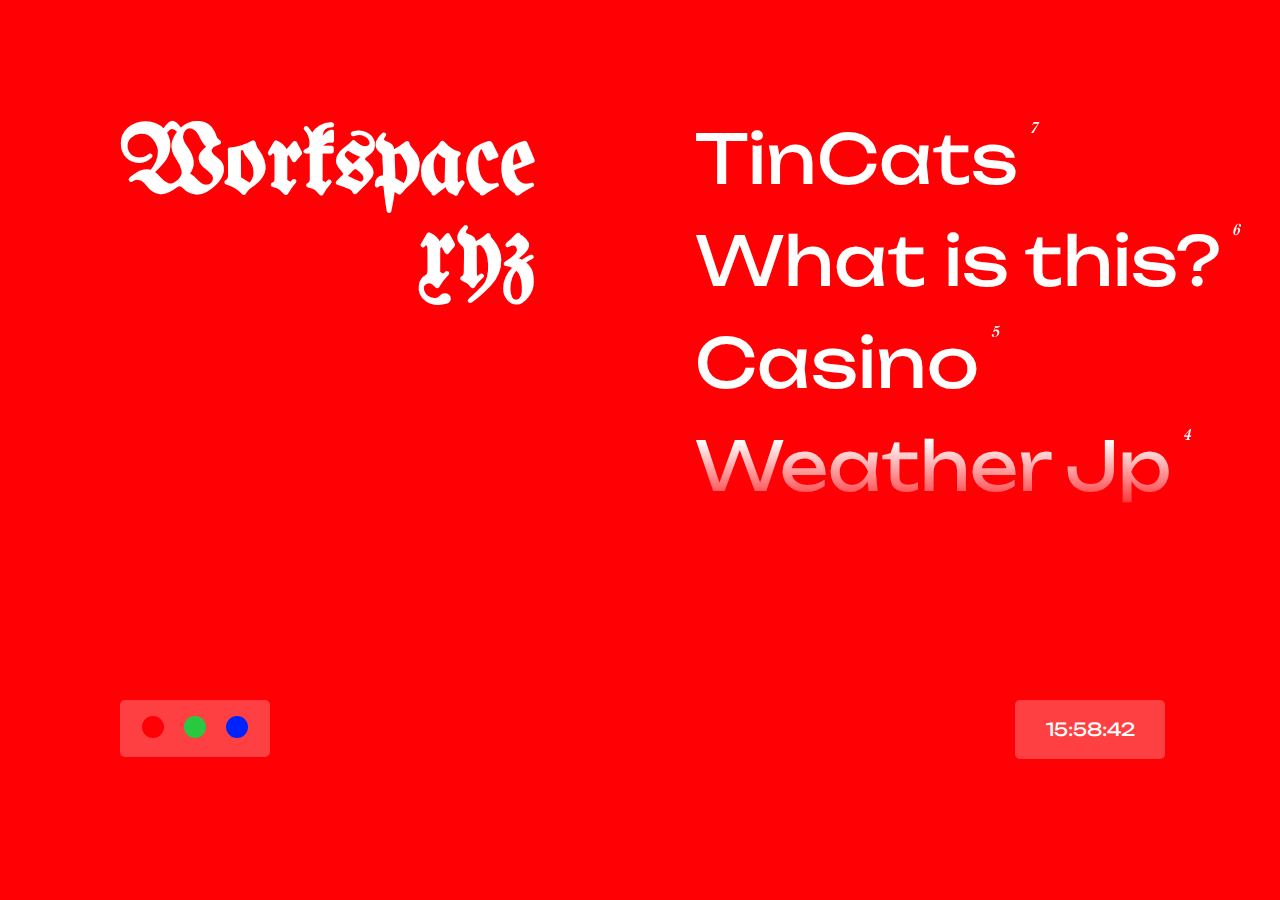
<file: html/index.html>
<!DOCTYPE html>
<html lang="en" translate="no">
    <head> 
        <title>Sander Hartog - Workspace XYZ</title>
        <meta charset="utf-8">
        <meta name="description" content="Explore the experimental workspace XYZ of Sander Hartog! UX/UI Designer specializing in crafting user-friendly digital experiences.">
        <meta name="keywords" content="Sander, Hartog, Portfolio, XYZ, Workspace">
        <meta name="author" content="Sander Hartog">
        <meta name="viewport" content="width=device-width, initial-scale=1.0">
        <meta property="og:title" content="Sander Hartog - Workspace XYZ"/>
        <meta property="og:description" content="Explore the experimental workspace XYZ of Sander Hartog! UX/UI Designer specializing in crafting user-friendly digital experiences.">
        <meta property="og:type" content="website">
        <meta property="og:image" content="../icons/main/sanderhartog_featured.jpg">
        <link rel="icon" href="../icons/main/favicon.ico" type="image/x-icon"/>
        <link rel="icon" href="../icons/main/icon.svg" type="image/svg+xml">
        <link rel="apple-touch-icon" href="../icons/main/apple-touch-icon.png">
        <link rel="manifest" href="../json/manifest.webmanifest">
        <link rel="stylesheet" href="../css/normalize.css">
        <link rel="stylesheet" href="../css/mainsheet.css">
        <link rel="preconnect" href="https://fonts.googleapis.com">
        <link rel="preconnect" href="https://fonts.gstatic.com" crossorigin>
        <link href="https://fonts.googleapis.com/css2?family=Cabin:ital,wght@0,400..700;1,400..700&family=Unbounded:wght@200..900&family=UnifrakturMaguntia&display=swap" rel="stylesheet">
    </head>
    <body class="wrapper-main background-red">
        <script async src="https://www.googletagmanager.com/gtag/js?id=G-BB063KRF2M"></script>
        <script>
            window.dataLayer = window.dataLayer || [];
            function gtag(){dataLayer.push(arguments);}
            gtag('js', new Date());
            gtag('config', 'G-BB063KRF2M');
        </script>
        <main id="main-cord">
            <section class="container-workspace">
                <h1>Workspace <br> xyz</h1>
            </section>
            <section class="container-items">
                <a href="tincats.html">
                    <div class="item">
                        <h2>TinCats</h2>
                        <h4 class="tiny-text">7</h4>
                    </div>
                </a>
                <a href="whatisthis.html">
                    <div class="item">
                        <h2>What is this?</h2>
                        <h4 class="tiny-text">6</h4>
                    </div>
                </a>
                <a href="casino.html">
                    <div class="item">
                        <h2>Casino</h2>
                        <h4 class="tiny-text">5</h4>
                    </div>
                </a>
                <a href="weatherjp.html">
                    <div class="item">
                        <h2>Weather Jp</h2>
                        <h4 class="tiny-text">4</h4>
                    </div>
                </a>
                <a href="vocable.html">
                    <div class="item">
                        <h2>Vocable</h2>
                        <h4 class="tiny-text">3</h4>
                    </div>
                </a>
                <a href="minigames.html">
                    <div class="item item-jp">
                        <h2>ミニゲーム</h2>
                        <h4 class="tiny-text">2</h4>
                    </div>
                </a>
                <a href="scoreboards.html">
                    <div class="item last-item">
                        <h2>Scoreboards</h2>
                        <h4 class="tiny-text">1</h4>
                    </div>
                </a>
            </section>
            <section class="container-colors">
                <div class="tab-colors">
                    <a id="red">
                        <img src="../icons/index/dot-red.svg" class="dot">
                    </a>
                    <a id="green">
                        <img src="../icons/index/dot-green.svg" class="dot">
                    </a>
                    <a id="blue">
                        <img src="../icons/index/dot-blue.svg" class="dot">
                    </a>
                </div>
            </section>
            <section class="container-data">
                <div class="tab-data">
                    <h3 id="time"></h3>
                </div>
            </section>
        </main>
        <script src="../js/background.js"></script>
        <script src="../js/data.js"></script>
    </body>
</html>
</file>
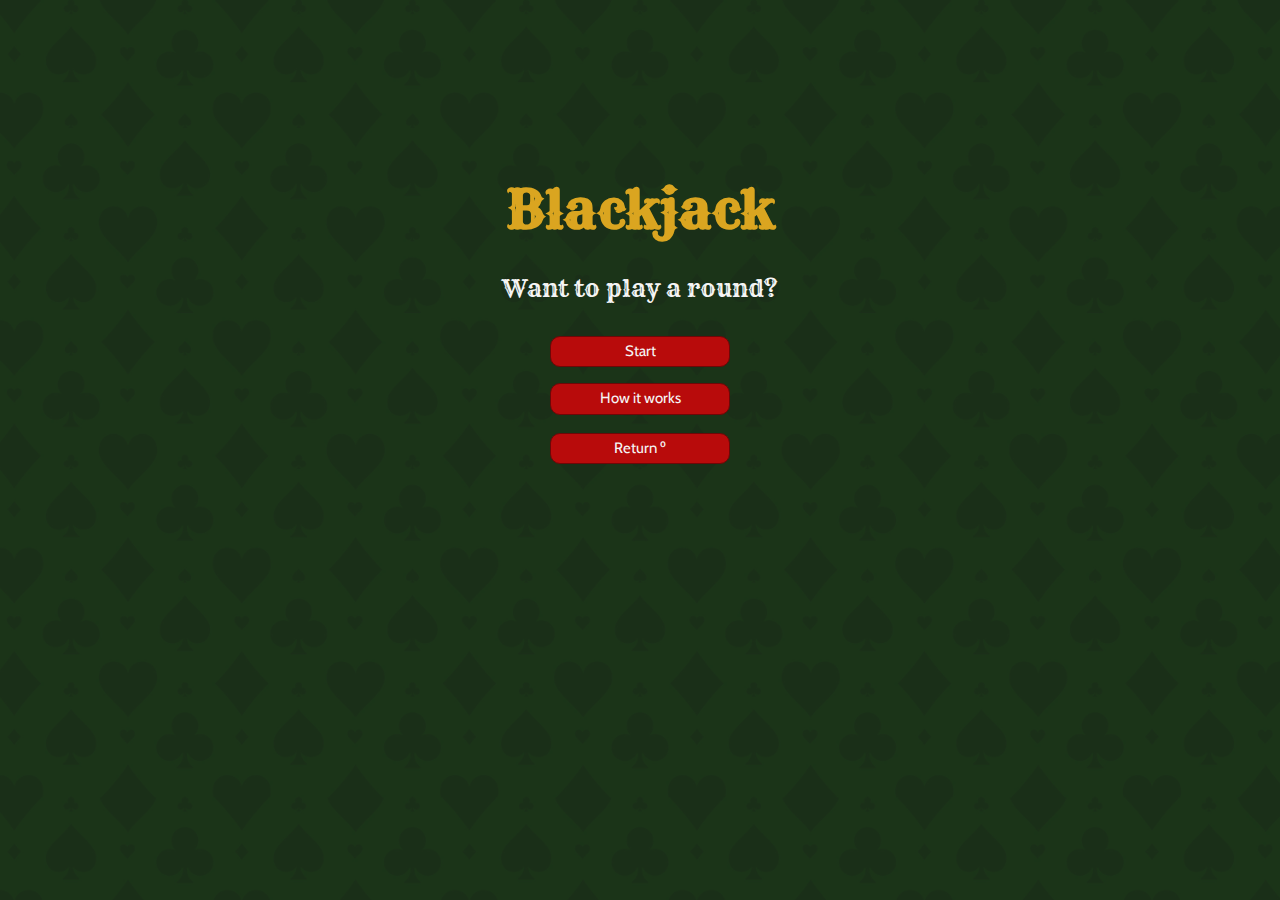
<file: html/blackjack.html>
<!DOCTYPE html>
<html lang="en" translate="no">

<head>
    <title>Sander Hartog - Blackjack XYZ</title>
    <meta charset="utf-8">
    <meta name="description" content="Push your luck in a game of Blackjack, feel the excitement build as you aim to reach 21 without busting: by Sander Hartog (XYZ).">
    <meta name="keywords" content="Front-end, Developer, Sander, Hartog, Blackjack, XYZ, 21">
    <meta name="author" content="Sander Hartog">
    <meta name="viewport" content="width=device-width, initial-scale=1.0">
    <meta property="og:image" content="../icons/sanderhartog_featured.jpg">
    <link rel="icon" href="../icons/favicon.ico" type="image/x-icon"/>
    <link rel="stylesheet" href="../css/normalize.css">
    <link rel="stylesheet" href="../css/blackjack.css">
    <link href="https://fonts.googleapis.com/css2?family=Rye&display=swap" rel="stylesheet">
    <link href="https://fonts.googleapis.com/css2?family=Cabin:ital,wght@0,400..700;1,400..700&display=swap" rel="stylesheet">
</head>

<body>
    <script async src="https://www.googletagmanager.com/gtag/js?id=G-BS3XXPV9GN"></script>
    <script>
        window.dataLayer = window.dataLayer || [];
        function gtag(){dataLayer.push(arguments);}
        gtag('js', new Date());
        gtag('config', 'G-BS3XXPV9GN');
    </script>
    <main>
        <h1>Blackjack</h1>
        <p id="message-el">Want to play a round?</p>
        <div class="center">
            <button id="start-game">Start</button>
            <button id="explainer">How it works</button>
            <button id="new-card">New Card</button>
        </div>
        <p id="cards-el">Cards:</p>
        <p id="sum-el">Total:</p>
        <div class="return" id="return-button">
            <a href="index.html">
                <button>Return ⁰</button>
            </a>    
        </div>
        <div id="explained">
            <p class="explainer-text">Blackjack is a card game where players aim to have a hand value as close to 21 as possible, without going over. Each player is dealt two cards to start, and they can choose to "hit" (take another card) or "stand" (keep their current hand).
            <br>
            <br>
            The goal is to beat the dealer’s hand without exceeding 21. If a player’s hand goes over 21, they "bust" and lose the round.</p>
        </div>
    </main>
    <script src="../js/blackjack.js"></script>
</body>
</file>
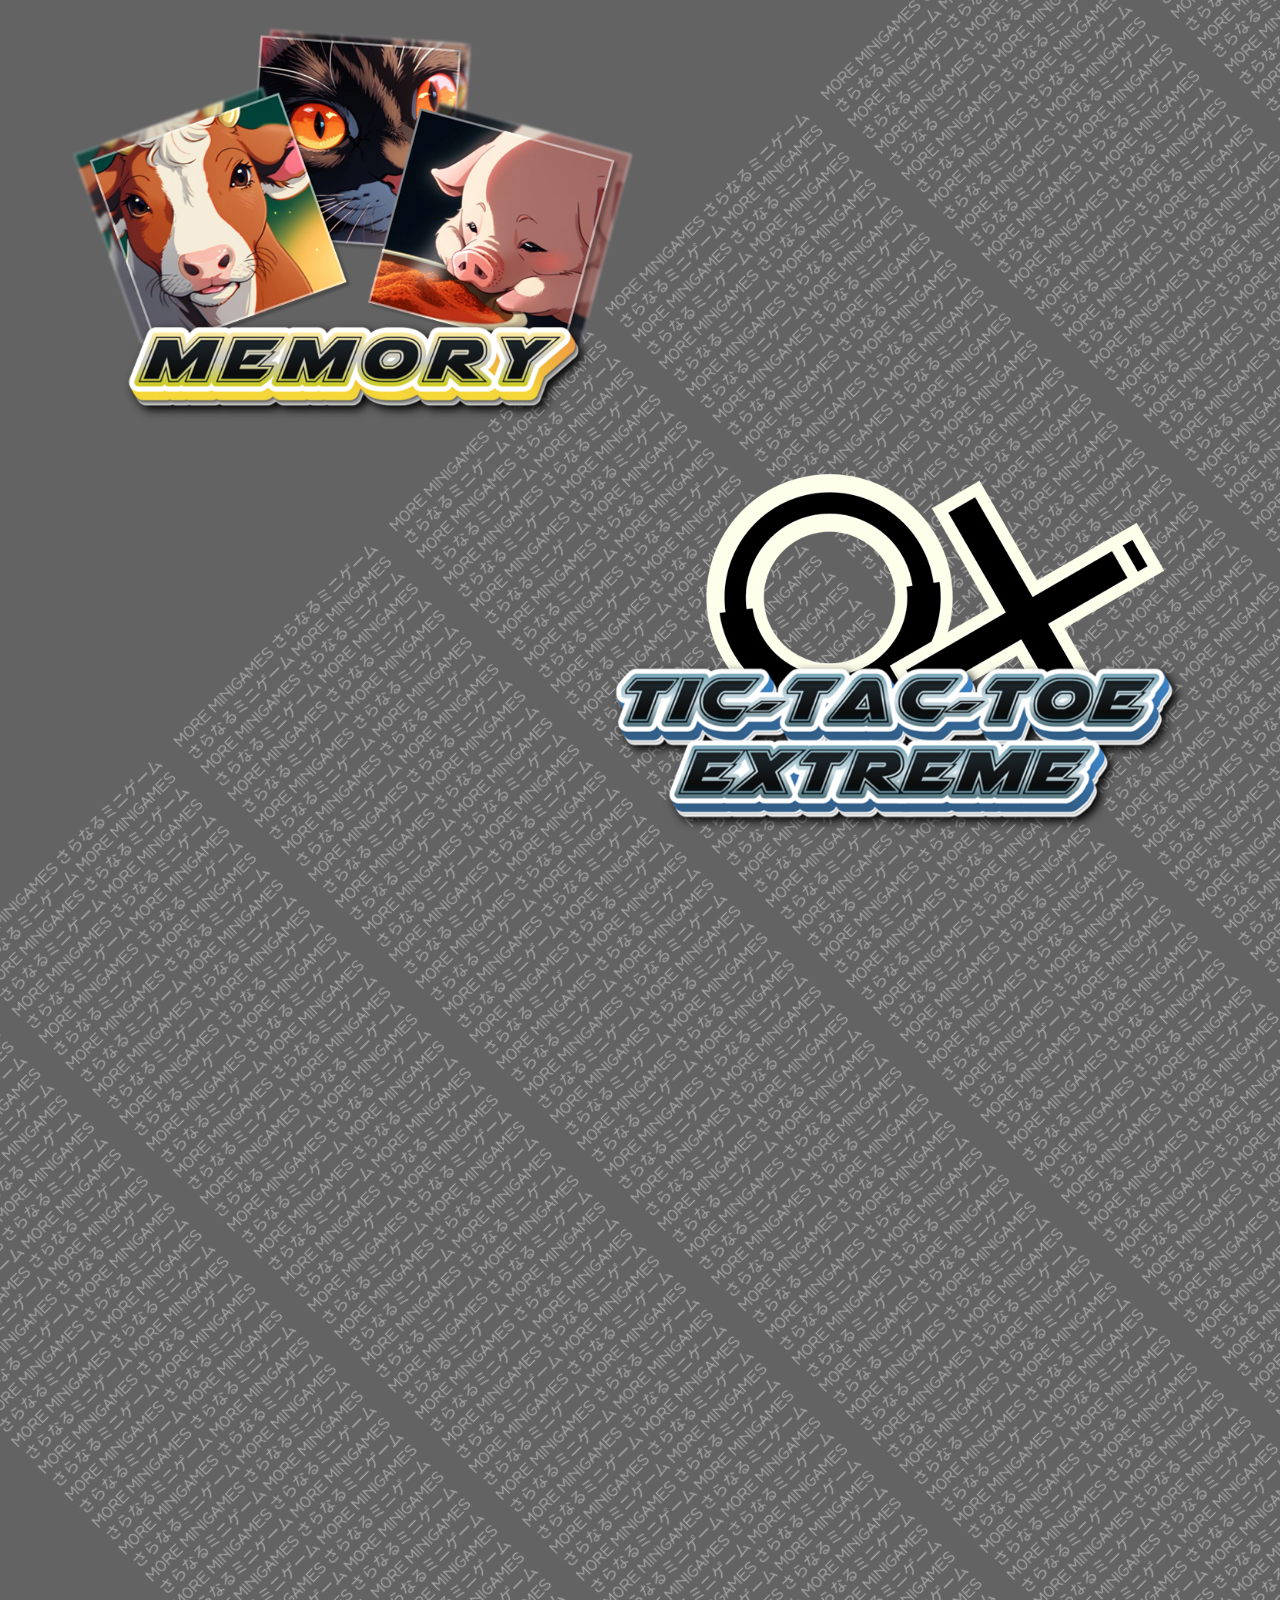
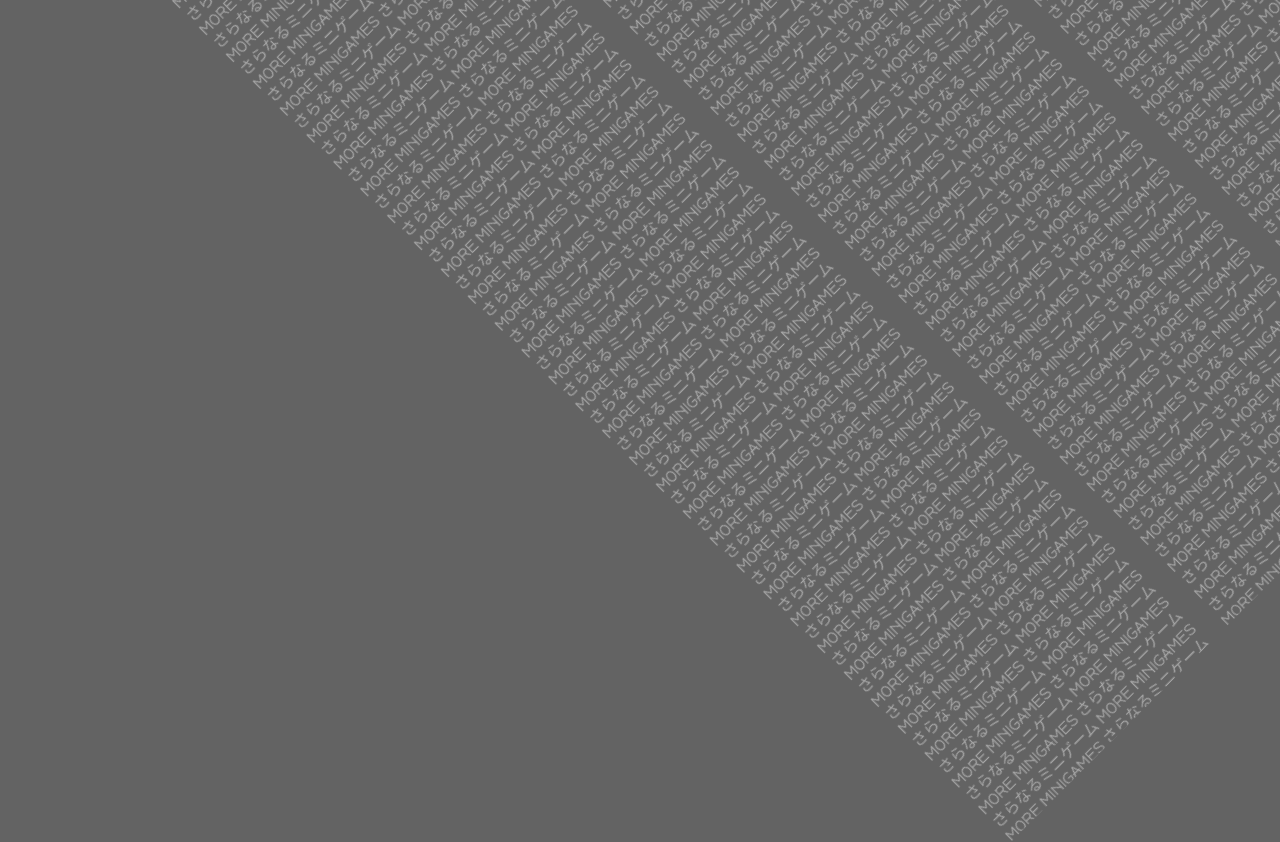
<file: html/minigames.html>
<!DOCTYPE html>
<html lang="en" translate="no">
    <head> 
        <title>Sander Hartog - More Minigames XYZ</title>
        <meta charset="utf-8">
        <meta name="description" content="Enjoy more minigames! Play extreme Tic-Tac-Toe with a friend or test your memory skills in fun challenges, by Sander Hartog (XYZ).">
        <meta name="keywords" content="Sander, Hartog, Minigames, XYZ, Workspace">
        <meta name="author" content="Sander Hartog">
        <meta name="viewport" content="width=device-width, initial-scale=1.0, maximum-scale=1.0, user-scalable=no">
        <meta property="og:title" content="Sander Hartog - More Minigames XYZ"/>
        <meta property="og:description" content="Enjoy more minigames! Play extreme Tic-Tac-Toe with a friend or test your memory skills in fun challenges, by Sander Hartog (XYZ).">
        <meta property="og:type" content="website">
        <meta property="og:image" content="../icons/main/sanderhartog_featured.jpg">
        <link rel="icon" href="../icons/main/favicon.ico" type="image/x-icon"/>
        <link rel="icon" href="../icons/main/icon.svg" type="image/svg+xml">
        <link rel="apple-touch-icon" href="../icons/main/apple-touch-icon.png">
        <link rel="manifest" href="../json/manifest.webmanifest">
        <link rel="stylesheet" href="../css/normalize.css">
        <link rel="stylesheet" href="../css/minigames.css">
        <link rel="preconnect" href="https://fonts.googleapis.com">
        <link rel="preconnect" href="https://fonts.gstatic.com" crossorigin>
        <link href="https://fonts.googleapis.com/css2?family=Kanit:ital,wght@0,100;0,200;0,300;0,400;0,500;0,600;0,700;0,800;0,900;1,100;1,200;1,300;1,400;1,500;1,600;1,700;1,800;1,900&display=swap" rel="stylesheet">
    </head>
    <body>
        <script async src="https://www.googletagmanager.com/gtag/js?id=G-BB063KRF2M"></script>
        <script>
            window.dataLayer = window.dataLayer || [];
            function gtag(){dataLayer.push(arguments);}
            gtag('js', new Date());
            gtag('config', 'G-BB063KRF2M');
        </script>
        <main>
            <section id="game-select">
                <img src="../images/minigames/memory.png" class="minigames-select memory-img slide" draggable="false" alt="memory game icon">
                <img src="../images/minigames/tic-tac-toe.png" class="minigames-select tic-img" draggable="false" alt="tic-tac-toe game icon">
            </section>
            <section id="memory">
                <div id="select">
                    <h2>Choose a game-mode</h2>
                    <div>
                        <button id="game-4">Short</button>
                        <button id="game-5">Medium</button>
                        <button id="game-6">Long</button>
                    </div>
                </div>
                <div id="field"></div>
                <h2 id="success"></h2>
            </section>
            <section id="tic-tac-toe">
                <div id="root">
                    <h2 id="heading-text">Game set-up</h2>
                    <div id="settings-menu">
                        <div>
                            <label>Width:</label>
                            <input type="range" min="3" max="6" value="3" id="input-width" oninput="this.nextElementSibling.value = this.value">
                            <output>3</output>
                        </div>
                        <div>
                            <label>Height:</label>
                            <input type="range" min="3" max="6" value="3" id="input-height" oninput="this.nextElementSibling.value = this.value">
                            <output>3</output>
                        </div>
                        <div>
                            <label>Victory goal:</label>
                            <input type="range" min="3" max="6" value="3" id="input-win-condition" oninput="this.nextElementSibling.value = this.value">
                            <output>3</output>
                        </div>
                    </div>
                    <div id="game">
                        <div id="board"></div>
                        <div id="score">
                            <div>
                                <img src="../images/minigames/playerX.svg">
                                <div id="score-x"></div>
                            </div>
                            <div>
                                <img src="../images/minigames/playerO.svg">
                                <div id="score-o">3</div>
                            </div>
                        </div>
                        <div id="button-container">
                            <button id="btn-start">Play game</button>
                            <button id="btn-rest">Reset score</button>
                        </div>
                    </div>
                </div>
            </section>
            <div class="background"></div>
        </main>
        <script src="../js/minigames/minigames.js"></script>
        <script src="../js/minigames/memory.js" type="module"></script>
        <script src="../js/minigames/tic-tac-toe.js"></script>
    </body>
</html>
</file>
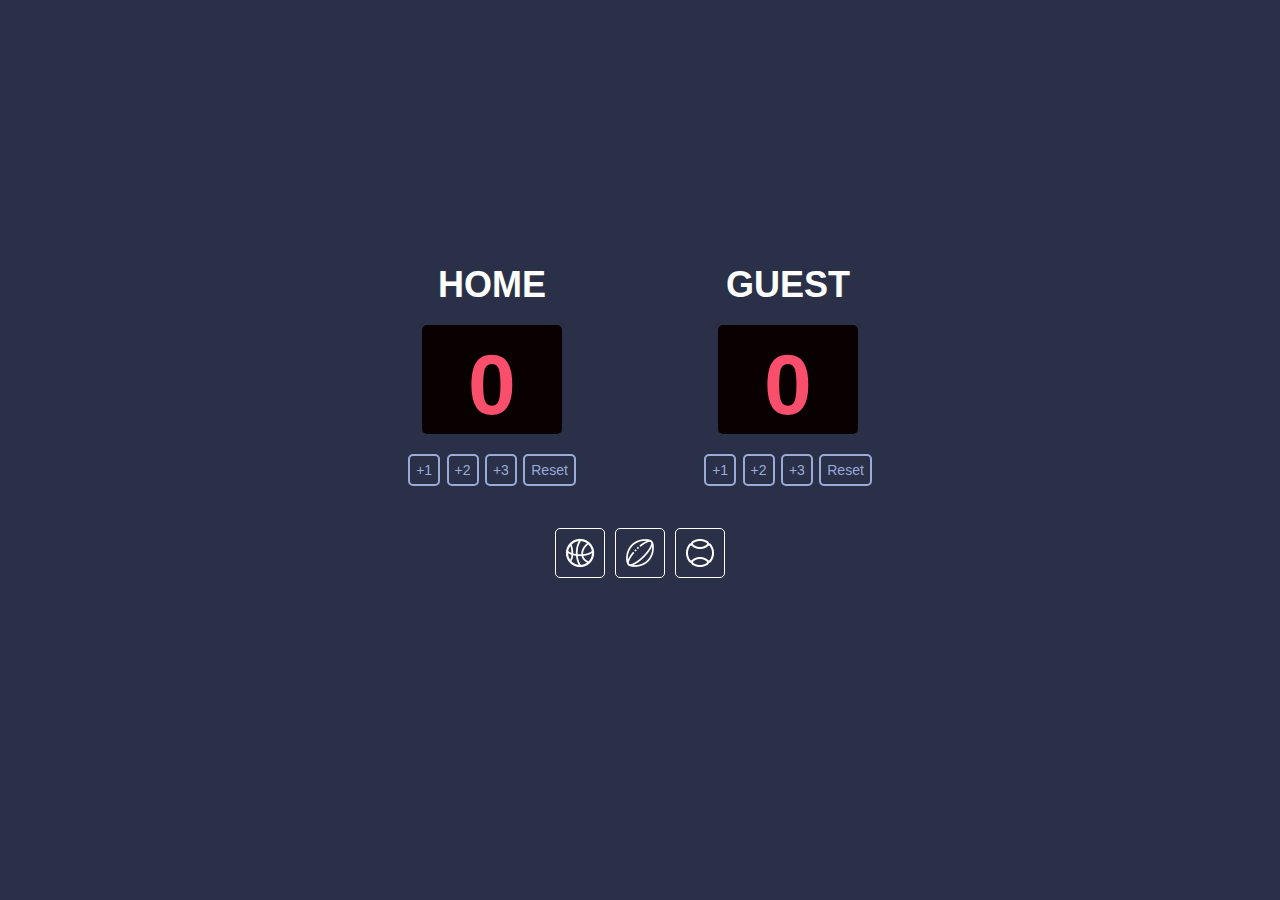
<file: html/scoreboards.html>
<!DOCTYPE html>
<html lang="en" translate="no">
	<head>
		<title>Sander Hartog - Scoreboards XYZ</title>
		<meta charset="utf-8">
		<meta name="description" content="A user-friendly score counter application for tracking points in games, events, or sports, by Sander Hartog (XYZ).">
		<meta name="keywords" content="Sander, Hartog, Scoreboard, XYZ, Workspace, Counter">
		<meta name="author" content="Sander Hartog">
		<meta name="viewport" content="width=device-width, initial-scale=1.0">
		<meta property="og:title" content="Sander Hartog - Scoreboards XYZ"/>
		<meta property="og:description" content="A user-friendly score counter application for tracking points in games, events, or sports, by Sander Hartog (XYZ).">
		<meta property="og:type" content="website">
		<meta property="og:image" content="../icons/main/sanderhartog_featured.jpg">
		<link rel="icon" href="../icons/main/favicon.ico" type="image/x-icon"/>
		<link rel="icon" href="../icons/main/icon.svg" type="image/svg+xml">
		<link rel="apple-touch-icon" href="../icons/main/apple-touch-icon.png">
		<link rel="manifest" href="../json/manifest.webmanifest">
		<link rel="stylesheet" href="../css/normalize.css">
		<link rel="stylesheet" href="../css/scoreboards.css">
		<link rel="preconnect" href="https://fonts.googleapis.com">
		<link rel="preconnect" href="https://fonts.gstatic.com" crossorigin>
		<link href="https://fonts.googleapis.com/css2?family=Cabin:ital,wght@0,400..700;1,400..700&family=UnifrakturMaguntia&display=swap" rel="stylesheet">
		<link rel="preconnect" href="https://fonts.googleapis.com">
		<link rel="preconnect" href="https://fonts.gstatic.com" crossorigin>
		<link href="https://fonts.googleapis.com/css2?family=Cabin:ital,wght@0,400..700;1,400..700&family=Unbounded:wght@200..900&family=UnifrakturMaguntia&display=swap" rel="stylesheet">
		<link rel="stylesheet" href="https://fonts.cdnfonts.com/css/cursed-timer-ulil">
	</head>
	<body>
		<script async src="https://www.googletagmanager.com/gtag/js?id=G-BB063KRF2M"></script>
		<script>
			window.dataLayer = window.dataLayer || [];
			function gtag(){dataLayer.push(arguments);}
			gtag('js', new Date());
			gtag('config', 'G-BB063KRF2M');
		</script>
		<main class="container">
			<h1 hidden>Scoreboard counter for tracking points</h1>
			<section id="basketball-section">
				<div class="container">
					<div class="home">
						<h3>HOME</h3>
						<div class="scoreboard-home">
							<h2 id="home-score-basketball">0</h2>
						</div>
						<div class="buttons">
							<button class="basketball-btn" id="basketball-home-btn-1">+1</button>
							<button class="basketball-btn" id="basketball-home-btn-2">+2</button>
							<button class="basketball-btn" id="basketball-home-btn-3">+3</button>
							<button class="basketball-btn" id="basketball-home-reset">Reset</button>
						</div>
					</div>
					<div class="guest">
						<h3>GUEST</h3>
						<div class="scoreboard-guest">
							<h2 id="guest-score-basketball">0</h2>
						</div>
						<div class="buttons">
							<button class="basketball-btn" id="basketball-guest-btn-1">+1</button>
							<button class="basketball-btn" id="basketball-guest-btn-2">+2</button>
							<button class="basketball-btn" id="basketball-guest-btn-3">+3</button>
							<button class="basketball-btn" id="basketball-guest-reset">Reset</button>
						</div>
					</div>
				</div>
			</section>
			<section id="rugby-section">
				<div class="container">
					<div class="home">
						<h3>HOME</h3>
						<div class="scoreboard-home">
							<h2 id="home-score-rugby">0</h2>
						</div>
						<div class="buttons">
							<button class="rugby-btn" id="rugby-home-btn-1">+2</button>
							<button class="rugby-btn" id="rugby-home-btn-2">+3</button>
							<button class="rugby-btn" id="rugby-home-btn-3">+5</button>
							<button class="rugby-btn" id="rugby-home-reset">Reset</button>
						</div>
					</div>
					<div class="guest">
						<h3>GUEST</h3>
						<div class="scoreboard-guest">
							<h2 id="guest-score-rugby">0</h2>
						</div>
						<div class="buttons">
							<button class="rugby-btn" id="rugby-guest-btn-1">+2</button>
							<button class="rugby-btn" id="rugby-guest-btn-2">+3</button>
							<button class="rugby-btn" id="rugby-guest-btn-3">+5</button>
							<button class="rugby-btn" id="rugby-guest-reset">Reset</button>
						</div>
					</div>
				</div>
			</section>
			<section id="tennis-section">
				<div class="container">
					<div class="home">
						<h3>PLAYER 1</h3>
						<div class="scoreboard-home">
							<h2 id="player1-score-tennis">0</h2>
						</div>
						<div class="scoreboard-guest-tennis">
							<h4 id="player1-sets-tennis">Sets 0</h4>
						</div>
						<div class="buttons">
							<button class="tennis-btn" id="tennis-player1-btn">Score</button>
							<button class="tennis-btn" id="tennis-player1-reset">Reset</button>
						</div>
					</div>
					<div class="guest">
						<h3>PLAYER 2</h3>
						<div class="scoreboard-guest">
							<h2 id="player2-score-tennis">0</h2>
						</div>
						<div class="scoreboard-guest-tennis">
							<h4 id="player2-sets-tennis">Sets 0</h4>
						</div>
						<div class="buttons">
							<button class="tennis-btn" id="tennis-player2-btn">Score</button>
							<button class="tennis-btn" id="tennis-player2-reset">Reset</button>
						</div>
					</div>
				</div>
			</section>
			<section class="icon-set">
				<img src="../icons/scoreboards/basketbal.png" class="icon" id="basketball" width="50" draggable="false">
				<img src="../icons/scoreboards/rugby.png" class="icon" id="rugby" width="50" draggable="false">
				<img src="../icons/scoreboards/tennis.png" class="icon" id="tennis" width="50" draggable="false">
			</section>
		</main>
		<script src="../js/scoreboards.js"></script>
	</body>
</html>
</file>
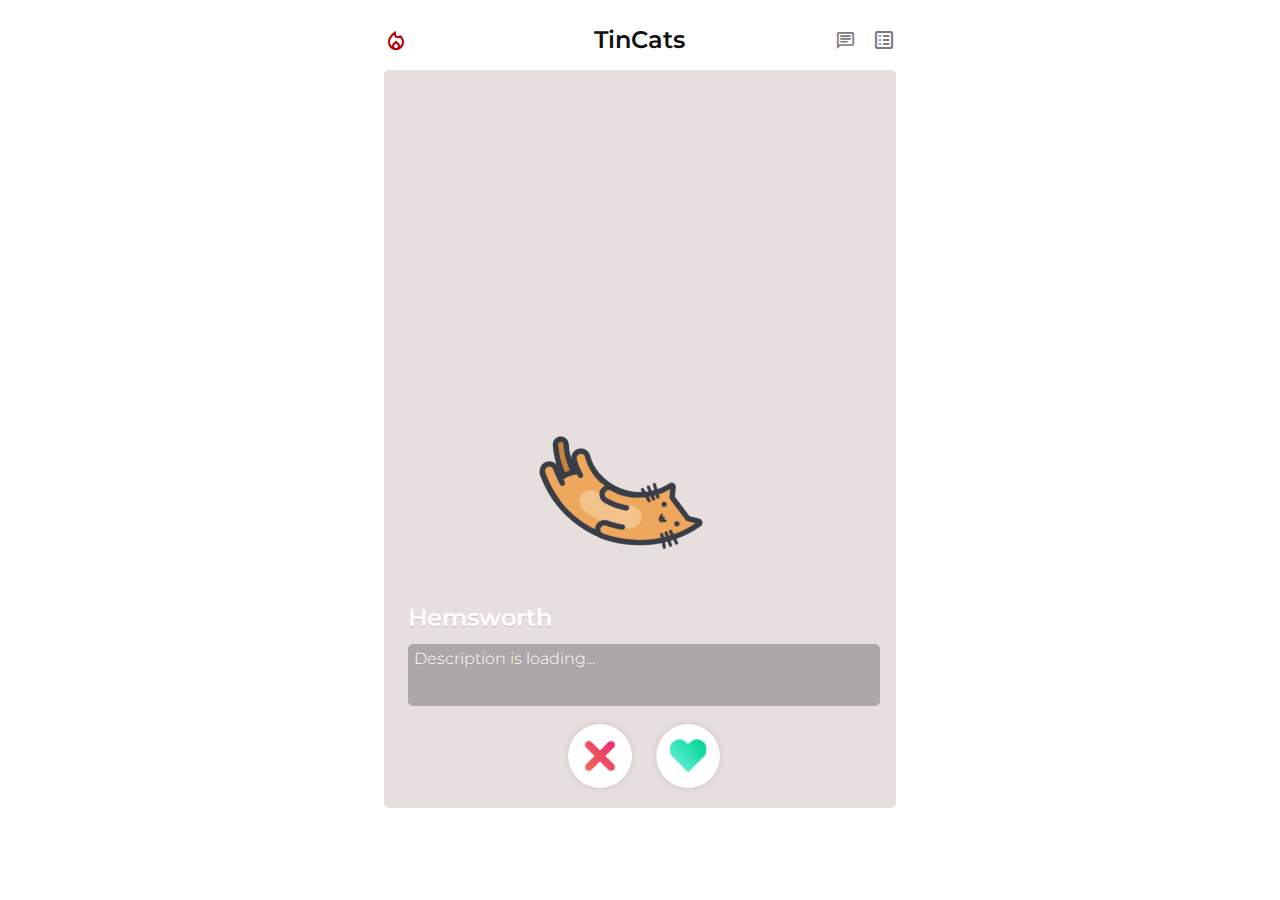
<file: html/tincats.html>
<!DOCTYPE html>
<html lang="en" translate="no">
    <head>
        <title>Sander Hartog - TinCats XYZ</title>
        <meta charset="utf-8">
        <meta name="description" content="TinCats is the purr-fect (Tinder) app for cat lovers! Like or pass, and let the feline matchmaking begin. Find your furrever friend, by Sander Hartog (XYZ).">
        <meta name="keywords" content="Sander, Hartog, XYZ, TinCats">
        <meta name="author" content="Sander Hartog">
        <meta name="viewport" content="width=device-width, initial-scale=1.0">
        <meta property="og:title" content="Sander Hartog - TinCats XYZ"/>
        <meta property="og:description" content="TinCats is the purr-fect (Tinder) app for cat lovers! Like or pass, and let the feline matchmaking begin. Find your furrever friend, by Sander Hartog (XYZ).">
        <meta property="og:type" content="website">
        <meta property="og:image" content="../icons/main/sanderhartog_featured.jpg">
        <link rel="icon" href="../icons/main/favicon.ico" type="image/x-icon"/>
        <link rel="icon" href="../icons/main/icon.svg" type="image/svg+xml">
        <link rel="apple-touch-icon" href="../icons/main/apple-touch-icon.png">
        <link rel="manifest" href="../json/manifest.webmanifest">
        <link rel="stylesheet" href="../css/normalize.css">
        <link rel="stylesheet" href="../css/tincats.css">
        <link href="https://fonts.googleapis.com/css2?family=Material+Symbols+Outlined:wght@400" rel="stylesheet" />
        <link rel="preconnect" href="https://fonts.googleapis.com">
        <link rel="preconnect" href="https://fonts.gstatic.com" crossorigin>
        <link href="https://fonts.googleapis.com/css2?family=Montserrat:ital,wght@0,100..900;1,100..900&display=swap" rel="stylesheet">
    </head>
    <body>
        <script async src="https://www.googletagmanager.com/gtag/js?id=G-BB063KRF2M"></script>
        <script>
            window.dataLayer = window.dataLayer || [];
            function gtag(){dataLayer.push(arguments);}
            gtag('js', new Date());
            gtag('config', 'G-BB063KRF2M');
        </script>
        <header>
            <i class="material-icons material-symbols-outlined" id="home">local_fire_department</i>
            <h1>TinCats</h1>
            <div class="flex-icons">
                <i class="material-icons material-symbols-outlined" id="chat">chat</i>
                <i class="material-icons material-symbols-outlined" id="list">list_alt</i>
            </div>
        </header>
        <main>
            <section id="home-container">
                    <div class="swipe-text">
                        <h2 id="swipe-catname">Name is loading...</h2>
                        <p id="swipe-description">Description is loading...</p>
                    </div>
                    <div class="like-dislike-container">
                        <img src="../images/tincats/cross.png" id="dislike-button" class="like-dislike-img" draggable="false">
                        <img src="../images/tincats/heart.png" id="like-button" class="like-dislike-img" draggable="false">
                    </div>
            </section>
            <section id="chat-container"></section>
            <section id="chat-window">
                <div class="chat-header">
                    <p class="chat-text" id="back-button">< Back</p>
                    <h3 class="chat-text">CatChat</h3>
                </div>
                <div id="chat-frame"></div>
                <p id="is-typing-text">Furry friend is typing...</p>
                <div class="chat-input-container">
                    <input id="user-input">
                    <button id="send-button"><i class="material-icons material-symbols-outlined">send</i></button>
                </div>
            </section>
            <section id="list-container"></section>
        </main>
        <script src="../js/tincats.js"></script>
    </body>
</html>
</file>
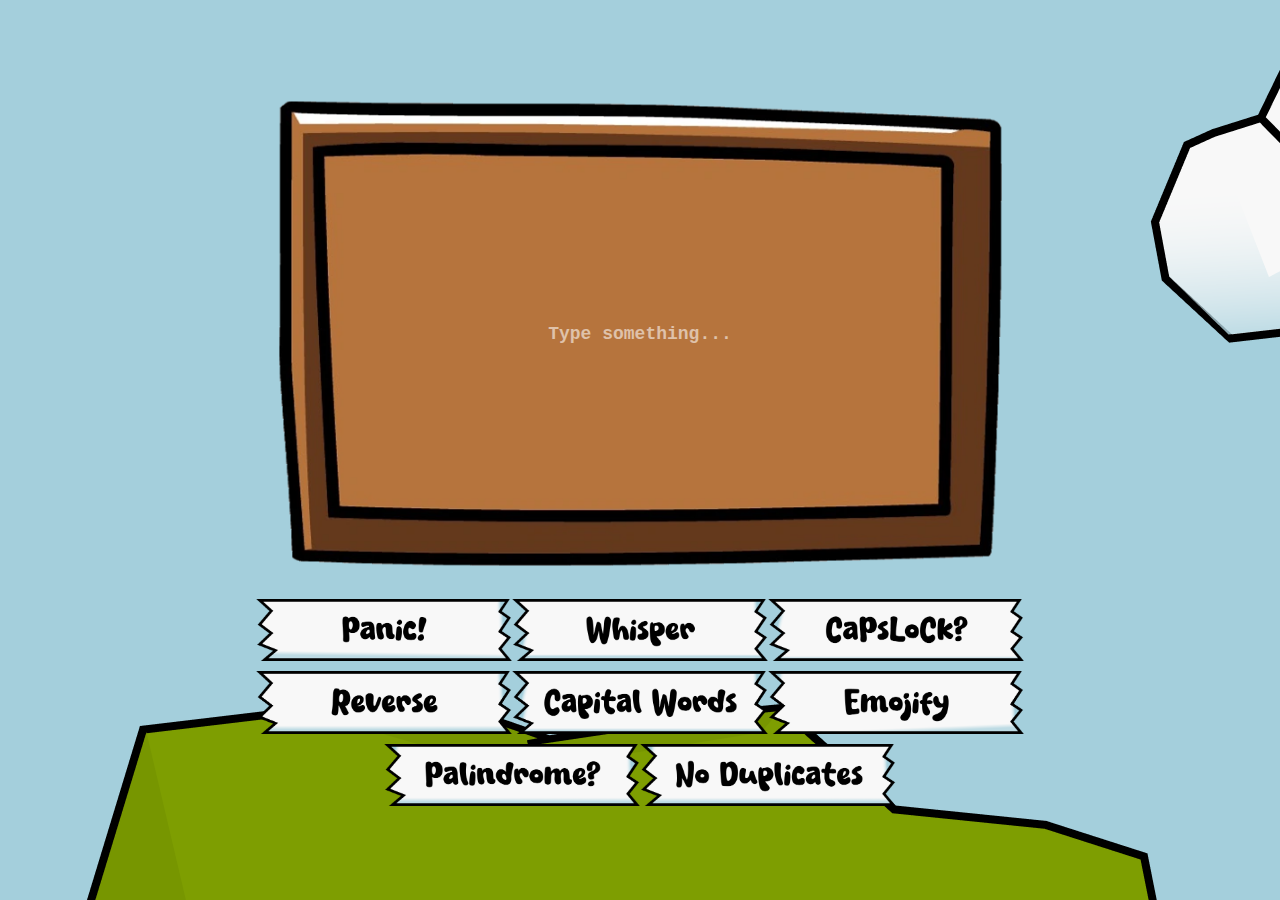
<file: html/vocable.html>
<!DOCTYPE html>
<html lang="en" translate="no">
	<head>
		<title>Sander Hartog - Vocable XYZ</title>
		<meta charset="utf-8">
		<meta name="description" content="Make words fun with Vocable! Turn them into emojis, reverse them, whisper gently, or panic wildly, by Sander Hartog (XYZ).">
		<meta name="keywords" content="Sander, Hartog, Vocable, XYZ, Words, Emojis">
		<meta name="author" content="Sander Hartog">
		<meta name="viewport" content="width=device-width, initial-scale=1.0">
		<meta property="og:title" content="Sander Hartog - Vocable XYZ"/>
		<meta property="og:description" content="Make words fun with Vocable! Turn them into emojis, reverse them, whisper gently, or panic wildly, by Sander Hartog (XYZ).">
		<meta property="og:type" content="website">
		<meta property="og:image" content="../icons/main/sanderhartog_featured.jpg">
		<link rel="icon" href="../icons/main/favicon.ico" type="image/x-icon"/>
		<link rel="icon" href="../icons/main/icon.svg" type="image/svg+xml">
		<link rel="apple-touch-icon" href="../icons/main/apple-touch-icon.png">
		<link rel="manifest" href="../json/manifest.webmanifest">
		<link rel="stylesheet" href="../css/normalize.css">
		<link rel="stylesheet" href="../css/vocable.css">
		<link rel="preconnect" href="https://fonts.googleapis.com">
		<link rel="preconnect" href="https://fonts.gstatic.com" crossorigin>
		<link href="https://fonts.googleapis.com/css2?family=Cabin:ital,wght@0,400..700;1,400..700&family=UnifrakturMaguntia&display=swap" rel="stylesheet">
		<link rel="preconnect" href="https://fonts.googleapis.com">
		<link rel="preconnect" href="https://fonts.gstatic.com" crossorigin>
		<link href="https://fonts.googleapis.com/css2?family=Cabin:ital,wght@0,400..700;1,400..700&family=Unbounded:wght@200..900&family=UnifrakturMaguntia&display=swap" rel="stylesheet">
		<link rel="stylesheet" href="https://fonts.cdnfonts.com/css/cursed-timer-ulil">
	</head>
	<body>
		<script async src="https://www.googletagmanager.com/gtag/js?id=G-BB063KRF2M"></script>
		<script>
			window.dataLayer = window.dataLayer || [];
			function gtag(){dataLayer.push(arguments);}
			gtag('js', new Date());
			gtag('config', 'G-BB063KRF2M');
		</script>
		<main class="container">
			<h1 hidden>Make words fun with Vocable! Turn them into emojis, reverse them, whisper gently, or panic wildly, by Sander Hartog (XYZ).</h1>
			<input id="input-field" type="text" placeholder="Type something..." value="">
			<div class="frame-flex">
				<img src="../images/vocable/text-frame1.png" class="text-frame" id="panic-btn" draggable="false" alt="text frame with the text 'panic'">
				<img src="../images/vocable/text-frame2.png" class="text-frame" id="whisper-btn" draggable="false" alt="text frame with the text 'whisper'">
				<img src="../images/vocable/text-frame3.png" class="text-frame" id="capslock-btn" draggable="false" alt="text frame with the text 'capslock?'"> 
			</div>
			<div class="frame-flex">
				<img src="../images/vocable/text-frame4.png" class="text-frame" id="reverse-btn" draggable="false" alt="text frame with the text 'reverse'">
				<img src="../images/vocable/text-frame5.png" class="text-frame" id="capital-btn" draggable="false" alt="text frame with the text 'capital words'">
				<img src="../images/vocable/text-frame6.png" class="text-frame" id="emojify-btn" draggable="false" alt="text frame with the text 'emojify'">
			</div>
			<div class="frame-flex last-frame">
				<img src="../images/vocable/text-frame7.png" class="text-frame" id="palindrome-btn" draggable="false" alt="text frame with the text 'palindrome?'">
				<img src="../images/vocable/text-frame8.png" class="text-frame" id="no-duplicates-btn" draggable="false" alt="text frame with the text 'no duplicates'">
			</div>
		</main>
		<script src="../js/vocable.js"></script>
	</body>
</html>
</file>
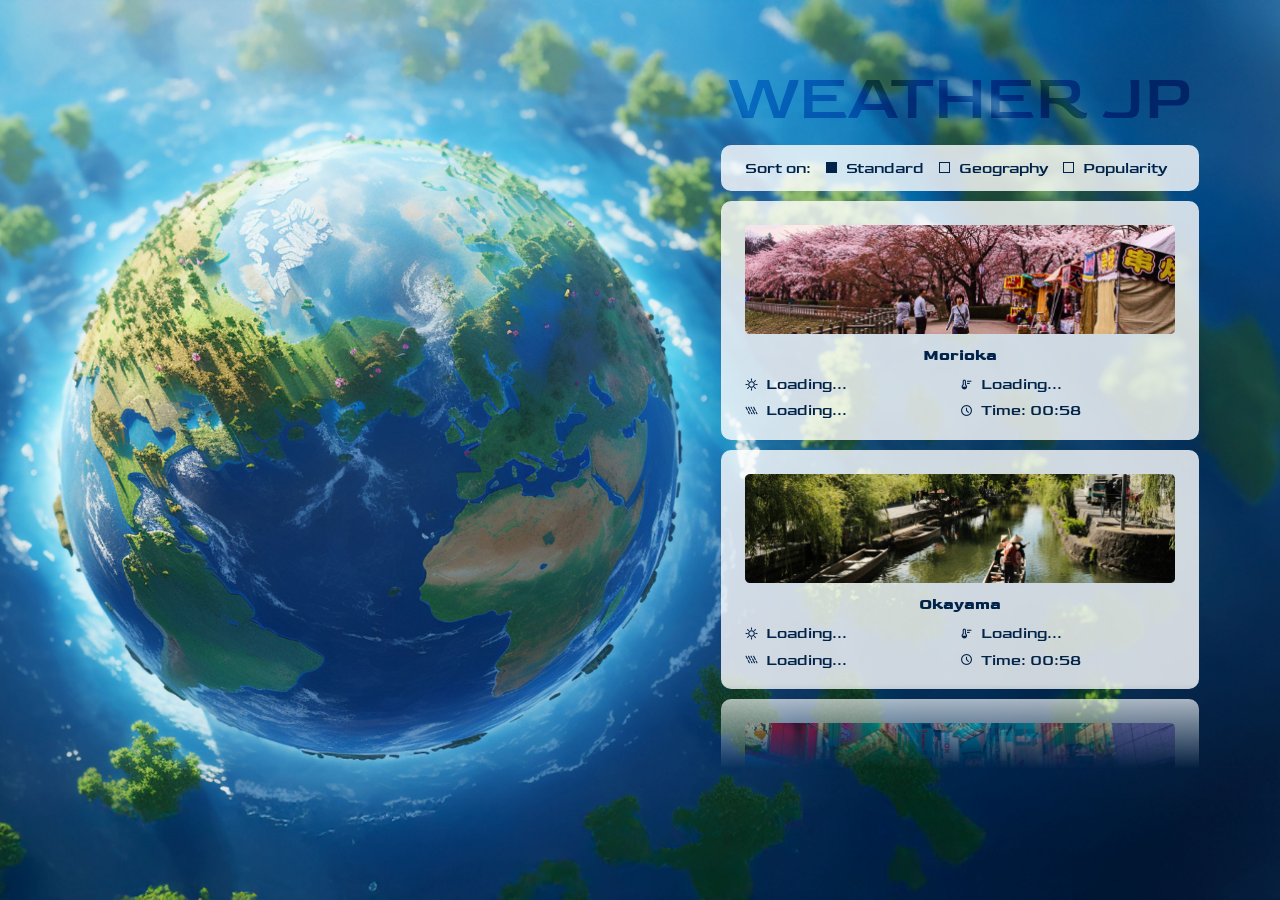
<file: html/weatherjp.html>
<!DOCTYPE html>
<html lang="en" translate="no">
    <head> 
        <title>Sander Hartog - Weather JP XYZ</title>
        <meta charset="utf-8">
        <meta name="description" content="Stay updated with Japan's latest weather conditions! Weather JP got you covered, by Sander Hartog (XYZ).">
        <meta name="keywords" content="Sander, Hartog, Portfolio, XYZ, Weather, Japan">
        <meta name="author" content="Sander Hartog">
        <meta name="viewport" content="width=device-width, initial-scale=1.0">
        <meta property="og:title" content="Sander Hartog - Weather JP XYZ"/>
        <meta property="og:description" content="Stay updated with Japan's latest weather conditions! Weather JP got you covered, by Sander Hartog (XYZ).">
        <meta property="og:type" content="website">
        <meta property="og:image" content="../icons/main/sanderhartog_featured.jpg">
        <link rel="icon" href="../icons/main/favicon.ico" type="image/x-icon"/>
        <link rel="icon" href="../icons/main/icon.svg" type="image/svg+xml">
        <link rel="apple-touch-icon" href="../icons/main/apple-touch-icon.png">
        <link rel="manifest" href="../json/manifest.webmanifest">
        <link rel="stylesheet" href="../css/normalize.css">
        <link rel="stylesheet" href="../css/weatherjp.css">
        <link rel="preconnect" href="https://fonts.googleapis.com">
        <link rel="preconnect" href="https://fonts.gstatic.com" crossorigin>
        <link href="https://fonts.googleapis.com/css2?family=Goldman:wght@400;700&display=swap" rel="stylesheet">
    </head>
    <body class="background">
        <script async src="https://www.googletagmanager.com/gtag/js?id=G-BB063KRF2M"></script>
        <script>
            window.dataLayer = window.dataLayer || [];
            function gtag(){dataLayer.push(arguments);}
            gtag('js', new Date());
            gtag('config', 'G-BB063KRF2M');
        </script>
        <main>
            <section class="total-container">
                <h1>WEATHER JP</h1>
                <section class="container-sort">
                    <h3>Sort on:</h3>
                    <div class="item-sort" id="sort-standard">
                        <img src="../icons/weatherjp/rectangle-filled.png" id="icon-standard" alt="rectangle icon" draggable="false" width="11" height="11" loading="eager">
                        <h3>Standard</h3>
                    </div>
                    <div class="item-sort" id="sort-geography">
                        <img src="../icons/weatherjp/rectangle-stroke.png" id="icon-geography" alt="rectangle icon" draggable="false" width="11" height="11" loading="eager">
                        <h3>Geography</h3>
                    </div>
                    <div class="item-sort" id="sort-popularity">
                        <img src="../icons/weatherjp/rectangle-stroke.png" id="icon-popularity" alt="rectangle icon" draggable="false" width="11" height="11" loading="eager">
                        <h3>Popularity</h3>
                    </div>
                </section>
                <section class="container-items">
                    <div class="container-item">
                        <img src="../images/weatherjp/morioka.png" class="city-img" alt="streetview of morioka in japan with pink blossom trees" draggable="false" loading="eager">
                        <h2>Morioka</h2>
                        <div class="conditions">
                            <div class="condition">
                                <img src="../icons/weatherjp/clear_day.png" id="morioka-weather-icon" alt="weather icon" draggable="false" width="13" height="13" loading="eager"> 
                                <p class="condition-text" id="morioka-weather-text">Loading...</p>
                            </div>
                            <div class="condition">
                                <img src="../icons/weatherjp/thermostat.png" alt="thermostat icon" draggable="false" width="13" height="13" loading="eager">
                                <p class="condition-text" id="morioka-temperature-text">Loading...</p>
                            </div>
                            <div class="condition">
                                <img src="../icons/weatherjp/rainy_light.png" alt="rainy drizzle icon" draggable="false" width="13" height="13" loading="eager">
                                <p class="condition-text" id="morioka-precipitation-text">Loading...</p>
                            </div>
                            <div class="condition">
                                <img src="../icons/weatherjp/schedule.png" alt="scedule clock icon" draggable="false" width="13" height="13" loading="eager">
                                <p class="condition-text condition-time">Loading...</p>
                            </div>
                        </div>
                    </div>
                    <div class="container-item">
                        <img src="../images/weatherjp/okayama.png" class="city-img" alt="men in boat in okayama japan" draggable="false" loading="eager">
                        <h2>Okayama</h2>
                        <div class="conditions">
                            <div class="condition">
                                <img src="../icons/weatherjp/clear_day.png" id="okayama-weather-icon" alt="weather icon" draggable="false" width="13" height="13" loading="eager">
                                <p class="condition-text" id="okayama-weather-text">Loading...</p>
                            </div>
                            <div class="condition">
                                <img src="../icons/weatherjp/thermostat.png" alt="thermostat icon" draggable="false" width="13" height="13" loading="eager">
                                <p class="condition-text" id="okayama-temperature-text">Loading...</p>
                            </div>
                            <div class="condition">
                                <img src="../icons/weatherjp/rainy_light.png" alt="rainy drizzle icon" draggable="false" width="13" height="13" loading="eager">
                                <p class="condition-text" id="okayama-precipitation-text">Loading...</p>
                            </div>
                            <div class="condition">
                                <img src="../icons/weatherjp/schedule.png" alt="scedule clock icon" draggable="false" width="13" height="13" loading="eager">
                                <p class="condition-text condition-time">Loading...</p>
                            </div>
                        </div>
                    </div>
                    <div class="container-item">
                        <img src="../images/weatherjp/tokyo.png" class="city-img" alt="busy street in tokyo japan with bright lights" draggable="false" loading="eager">
                        <h2>Tokyo</h2>
                        <div class="conditions">
                            <div class="condition">
                                <img src="../icons/weatherjp/clear_day.png" id="tokyo-weather-icon" alt="weather icon" draggable="false" width="13" height="13" loading="eager">
                                <p class="condition-text" id="tokyo-weather-text">Loading...</p>
                            </div>
                            <div class="condition">
                                <img src="../icons/weatherjp/thermostat.png" alt="thermostat icon" draggable="false" width="13" height="13" loading="eager">
                                <p class="condition-text" id="tokyo-temperature-text">Loading...</p>
                            </div>
                            <div class="condition">
                                <img src="../icons/weatherjp/rainy_light.png" alt="rainy drizzle icon" draggable="false" width="13" height="13" loading="eager">
                                <p class="condition-text" id="tokyo-precipitation-text">Loading...</p>
                            </div>
                            <div class="condition">
                                <img src="../icons/weatherjp/schedule.png" alt="scedule clock icon" draggable="false" width="13" height="13" loading="eager">
                                <p class="condition-text condition-time">Loading...</p>
                            </div>
                        </div>
                    </div>
                    <div class="container-item">
                        <img src="../images/weatherjp/sapporo.png" class="city-img" alt="streetview of sapporo in japan" draggable="false" loading="eager">
                        <h2>Sapporo</h2>
                        <div class="conditions">
                            <div class="condition">
                                <img src="../icons/weatherjp/clear_day.png" id="sapporo-weather-icon" alt="weather icon" draggable="false" width="13" height="13" loading="eager">
                                <p class="condition-text" id="sapporo-weather-text">Loading...</p>
                            </div>
                            <div class="condition">
                                <img src="../icons/weatherjp/thermostat.png" alt="thermostat icon" draggable="false" width="13" height="13" loading="eager">
                                <p class="condition-text" id="sapporo-temperature-text">Loading...</p>
                            </div>
                            <div class="condition">
                                <img src="../icons/weatherjp/rainy_light.png" alt="rainy drizzle icon" draggable="false" width="13" height="13" loading="eager">
                                <p class="condition-text" id="sapporo-precipitation-text">Loading...</p>
                            </div>
                            <div class="condition">
                                <img src="../icons/weatherjp/schedule.png" alt="scedule clock icon" draggable="false" width="13" height="13" loading="eager">
                                <p class="condition-text condition-time">Loading...</p>
                            </div>
                        </div>
                    </div>
                    <div class="container-item">
                        <img src="../images/weatherjp/miyazaki.png" class="city-img" alt="horse on field in miyazaki japan" draggable="false" loading="eager">
                        <h2>Miyazaki</h2>
                        <div class="conditions">
                            <div class="condition">
                                <img src="../icons/weatherjp/clear_day.png" id="miyazaki-weather-icon" alt="weather icon" draggable="false" width="13" height="13" loading="eager">
                                <p class="condition-text" id="miyazaki-weather-text">Loading...</p>
                            </div>
                            <div class="condition">
                                <img src="../icons/weatherjp/thermostat.png" alt="thermostat icon" draggable="false" width="13" height="13" loading="eager">
                                <p class="condition-text" id="miyazaki-temperature-text">Loading...</p>
                            </div>
                            <div class="condition">
                                <img src="../icons/weatherjp/rainy_light.png" alt="rainy drizzle icon" draggable="false" width="13" height="13" loading="eager">
                                <p class="condition-text" id="miyazaki-precipitation-text">Loading...</p>
                            </div>
                            <div class="condition">
                                <img src="../icons/weatherjp/schedule.png" alt="scedule clock icon" draggable="false" width="13" height="13" loading="eager">
                                <p class="condition-text condition-time">Loading...</p>
                            </div>
                        </div>
                    </div>
                    <div class="container-item">
                        <img src="../images/weatherjp/osaka.png" class="city-img" alt="streetview of osaka in japan" draggable="false" loading="eager">
                        <h2>Osaka</h2>
                        <div class="conditions">
                            <div class="condition">
                                <img src="../icons/weatherjp/clear_day.png" id="osaka-weather-icon" alt="weather icon" draggable="false" width="13" height="13" loading="eager">
                                <p class="condition-text" id="osaka-weather-text">Loading...</p>
                            </div>
                            <div class="condition">
                                <img src="../icons/weatherjp/thermostat.png" alt="thermostat icon" draggable="false" width="13" height="13" loading="eager">
                                <p class="condition-text" id="osaka-temperature-text">Loading...</p>
                            </div>
                            <div class="condition">
                                <img src="../icons/weatherjp/rainy_light.png" alt="rainy drizzle icon" draggable="false" width="13" height="13" loading="eager">
                                <p class="condition-text" id="osaka-precipitation-text">Loading...</p>
                            </div>
                            <div class="condition">
                                <img src="../icons/weatherjp/schedule.png" alt="scedule clock icon" draggable="false" width="13" height="13" loading="eager">
                                <p class="condition-text condition-time">Loading...</p>
                            </div>
                        </div>
                    </div>
                    <div class="container-item">
                        <img src="../images/weatherjp/kumamoto.png" class="city-img" alt="empty street in kumamoto japan" draggable="false" loading="eager">
                        <h2>Kumamoto</h2>
                        <div class="conditions">
                            <div class="condition">
                                <img src="../icons/weatherjp/clear_day.png" id="kumamoto-weather-icon" alt="weather icon" draggable="false" width="13" height="13" loading="eager">
                                <p class="condition-text" id="kumamoto-weather-text">Loading...</p>
                            </div>
                            <div class="condition">
                                <img src="../icons/weatherjp/thermostat.png" alt="thermostat icon" draggable="false" width="13" height="13" loading="eager">
                                <p class="condition-text" id="kumamoto-temperature-text">Loading...</p>
                            </div>
                            <div class="condition">
                                <img src="../icons/weatherjp/rainy_light.png" alt="rainy drizzle icon" draggable="false" width="13" height="13" loading="eager">
                                <p class="condition-text" id="kumamoto-precipitation-text">Loading...</p>
                            </div>
                            <div class="condition">
                                <img src="../icons/weatherjp/schedule.png" alt="scedule clock icon" draggable="false" width="13" height="13" loading="eager">
                                <p class="condition-text condition-time">Loading...</p>
                            </div>
                        </div>
                    </div>
                    <div class="container-item">
                        <img src="../images/weatherjp/niigata.png" class="city-img" alt="streetview of niigata in japan" draggable="false" loading="eager">
                        <h2>Niigata</h2>
                        <div class="conditions">
                            <div class="condition">
                                <img src="../icons/weatherjp/clear_day.png" id="niigata-weather-icon" alt="weather icon" draggable="false" width="13" height="13" loading="eager">
                                <p class="condition-text"  id="niigata-weather-text">Loading...</p>
                            </div>
                            <div class="condition">
                                <img src="../icons/weatherjp/thermostat.png" alt="thermostat icon" draggable="false" width="13" height="13" loading="eager">
                                <p class="condition-text" id="niigata-temperature-text">Loading...</p>
                            </div>
                            <div class="condition">
                                <img src="../icons/weatherjp/rainy_light.png" alt="rainy drizzle icon" draggable="false" width="13" height="13" loading="eager">
                                <p class="condition-text" id="niigata-precipitation-text">Loading...</p>
                            </div>
                            <div class="condition">
                                <img src="../icons/weatherjp/schedule.png" alt="scedule clock icon" draggable="false" width="13" height="13" loading="eager">
                                <p class="condition-text condition-time">Loading...</p>
                            </div>
                        </div>
                    </div>
                </section>
            </section>
        </main>
        <script src="../js/weatherjp.js"></script>
    </body>
</html>
</file>
<file: css/mainsheet.css>
/* Pre-settings */
*,
*::before,
*::after {
    box-sizing: border-box;
}

*::selection{
    color: var(--color-black);
}

:root {
    --color-white: #ffffff;
    --color-black: #000000;
    --color-red: #FF0004;
    --color-green: #00C91E;
    --color-blue: #0022FF;
}

.wrapper-main {
    width: 1200px;
    margin: 0, auto;
}

html {
    font-size: 100%;
    overflow-x: hidden;
}

/* Text */
body {
    font-family: "Unbounded", sans-serif;
    font-optical-sizing: auto;
    font-weight: 400;
    font-style: normal;
    font-size: 16px;
    font-size: 1rem;
    color: var(--color-white);
}

h4 {
    font-family: "UnifrakturMaguntia";
    font-weight: 100;
    font-style: italic;
    font-size: 32px;
    padding-left: 12px;
    margin-top: 0px;
}

a {
    text-decoration: none;
    color: var(--color-white);
}

/* Background */
.background-red {
    background: var(--color-red);
}

/* Homepage */
.container-workspace {
    margin-top: 120px;
    grid-area: 1 / 1 / 2 / 3;
}

.container-items {
    min-width: 600px;
    max-width: 600px;
    min-height: 400px;
    max-height: 400px;
    border-radius: 10px;
    text-overflow: clip;
    overflow-y: scroll;
    margin-top: 120px;
    grid-area: 1 / 3 / 2 / 6;
    mask-image: linear-gradient(to bottom, black 80%, transparent 100%);
    -webkit-mask-image: linear-gradient(to bottom, black 80%, transparent 100%);
}

.item {
    display: flex;
}

.item-jp {
    margin-left: -8px;
}

.item:hover {
    opacity: 70%;
}

.last-item {
    padding-bottom: 24px;
}

.container-colors {
    grid-area: 2 / 1 / 3 / 2;
}

.container-data {
    grid-area: 2 / 5 / 3 / 6;
}

.tab-colors {
    background-color: #ffffff40;
    width: 150px;
    justify-content: center;
    padding-block: 16px;
    display: flex;
    gap: 20px;
    border-radius: 5px;
}

.dot {
    width: 22px;
    height: auto;
}

.tab-data {
    background-color: #ffffff40;
    width: 150px;
    text-align: center;
    padding-inline: 24px;
    padding-block: 1px;
    border-radius: 5px;
}

button {
    width: 30px;
    height: 30px;
    padding-top: 3.2px;
    background-color: #ffffff00;
    border: solid;
    border-radius: 100%;
}

.tiny-text {
    font-size: 16px;
}

/* Media queries */
@media only screen and (max-width: 600px) {
    /* Pre-settings */
    .wrapper-main {
        width: 100%;
    }

    body {
        padding-left: 24px;
        padding-right: 24px;
    }

    /* Home */
    main {
        display: block;
    }

    h1 {
        font-family: "UnifrakturMaguntia";
        font-weight: 700;
        font-style: normal;
        font-size: 62px;
        line-height: 95%;
        text-align: right;
        margin-top: 0px;
    }
    
    h2 {
        font-family: "Unbounded", sans-serif;
        font-optical-sizing: auto;
        font-weight: 400;
        font-size: 40px;
        margin-top: 0px;
        margin-bottom: 24px;
    }

    h3 {
        font-family: "Unbounded", sans-serif;
        font-weight: 400;
        font-style: normal;
        font-size: 18px;
    }

    .container-workspace {
        margin-top: 60px;
    }

    .container-items {
        min-width: 350px;
        max-width: 350px;
        min-height: 280px;
        max-height: 280px;
        padding-bottom: 3vh;
    }

    .container-colors {
        padding-top: 8%;
        padding-bottom: 2%;
    }

    .container-data {
        padding-bottom: 5%;
    }

    .last-item {
        padding-bottom: 0px;
    }
}

@media only screen and (min-width: 601px) {
    /* Pre-settings */
    .wrapper-main {
        width: 100%;
    }

    body {
        padding-left: 48px;
        padding-right: 48px;
    }

    /* Home */
    main {
        display: block;
    }

    h1 {
        font-family: "UnifrakturMaguntia";
        font-weight: 700;
        font-style: normal;
        font-size: 62px;
        line-height: 95%;
        text-align: right;
        margin-top: 0px;
    }
    
    h2 {
        font-family: "Unbounded", sans-serif;
        font-optical-sizing: auto;
        font-weight: 400;
        font-size: 42px;
        margin-top: 0px;
        margin-bottom: 24px;
    }

    h3 {
        font-family: "Unbounded", sans-serif;
        font-weight: 400;
        font-style: normal;
        font-size: 18px;
    }

    .container-workspace {
        margin-top: 60px;
    }

    .container-items {
        min-width: 400px;
        max-width: 400px;
        min-height: 280px;
        max-height: 280px;
        padding-bottom: 3vh;
    }

    .container-colors {
        padding-top: 8%;
        padding-bottom: 2%;
    }

    .container-data {
        padding-bottom: 5%;
    }

    .last-item {
        padding-bottom: 0px;
    }
}

@media only screen and (min-width: 768px) {
    /* Pre-settings */
    .wrapper-main {
        width: 100%;
    }

    body {
        padding-left: 64px;
        padding-right: 64px;
    }

    /* Home */
    main {
        display: grid;
        column-gap: 90px;
        row-gap: 20vh;
    }

    h1 {
        font-family: "UnifrakturMaguntia";
        font-weight: 700;
        font-style: normal;
        font-size: 56px;
        line-height: 95%;
        text-align: right;
        margin-top: 0px;
    }
    
    h2 {
        font-family: "Unbounded", sans-serif;
        font-optical-sizing: auto;
        font-weight: 400;
        font-size: 40px;
        margin-top: 0px;
        margin-bottom: 24px;
    }

    h3 {
        font-family: "Unbounded", sans-serif;
        font-weight: 400;
        font-style: normal;
        font-size: 18px;
    }

    .container-workspace {
        margin-top: 120px;
    }

    .container-items {
        min-width: 600px;
        max-width: 600px;
        min-height: 280px;
        max-height: 280px;
        padding-bottom: 1px;
    }

    .container-colors {
        padding-top: 0px;
        padding-bottom: 1px;
    }

    .container-data {
        width: 300px;
        max-width: 100%;
        height: auto;
    }

    .last-item {
        padding-bottom: 24px;
    }
}

@media only screen and (min-width: 992px) {
    /* Pre-settings */
    .wrapper-main {
        width: 100%;
      }
  
      body {
          padding-left: 120px;
          padding-right: 120px;
      }
  
      /* Home */
      main {
          display: grid;
          column-gap: 140px;
          row-gap: 20vh;
      }
  
      h1 {
          font-family: "UnifrakturMaguntia";
          font-weight: 700;
          font-style: normal;
          font-size: 72px;
          line-height: 95%;
          text-align: right;
          margin-top: 0px;
      }
      
      h2 {
          font-family: "Unbounded", sans-serif;
          font-optical-sizing: auto;
          font-weight: 400;
          font-size: 58px;
          margin-top: 0px;
          margin-bottom: 24px;
      }
  
      h3 {
          font-family: "Unbounded", sans-serif;
          font-weight: 400;
          font-style: normal;
          font-size: 18px;
      }

      .container-items {
        min-width: 600px;
        max-width: 600px;
        min-height: 360px;
        max-height: 360px;
        padding-bottom: 1px;
    }
}

@media only screen and (min-width: 1200px) {
    /* Pre-settings */
    .wrapper-main {
        width: 100%;
    }
  
    body {
        padding-left: 120px;
        padding-right: 120px;
    }
  
    /* Home */
    main {
        display: grid;
        column-gap: 160px;
        row-gap: 20vh;
    }
  
    h1 {
        font-family: "UnifrakturMaguntia";
        font-weight: 700;
        font-style: normal;
        font-size: 98px;
        line-height: 95%;
        text-align: right;
        margin-top: 0px;
    }
      
    h2 {
        font-family: "Unbounded", sans-serif;
        font-optical-sizing: auto;
        font-weight: 400;
        font-size: 68px;
        margin-top: 0px;
        margin-bottom: 24px;
    }
  
    h3 {
        font-family: "Unbounded", sans-serif;
        font-weight: 400;
        font-style: normal;
        font-size: 18px;
    }
      
    .container-items {
        min-width: 600px;
        max-width: 600px;
        min-height: 400px;
        max-height: 400px;
    }
}

@media only screen and (min-width: 1440px) {
    /* Pre-settings */
    .wrapper-main {
      width: 100%;
    }

    body {
        padding-left: 120px;
        padding-right: 120px;
    }

    /* Home */
    main {
        display: grid;
        column-gap: 200px;
        row-gap: 20vh;
    }

    h1 {
        font-family: "UnifrakturMaguntia";
        font-weight: 700;
        font-style: normal;
        font-size: 98px;
        line-height: 95%;
        text-align: right;
        margin-top: 0px;
    }
    
    h2 {
        font-family: "Unbounded", sans-serif;
        font-optical-sizing: auto;
        font-weight: 400;
        font-size: 68px;
        margin-top: 0px;
        margin-bottom: 24px;
    }

    h3 {
        font-family: "Unbounded", sans-serif;
        font-weight: 400;
        font-style: normal;
        font-size: 18px;
    }
}

@media only screen and (min-width: 1600px) {
    /* Pre-settings */
    .wrapper-main {
      width: 100%;
    }

    body {
        padding-left: 120px;
        padding-right: 120px;
    }

    /* Home */
    main {
        display: grid;
        column-gap: 200px;
        row-gap: 20vh;
    }

    h1 {
        font-family: "UnifrakturMaguntia";
        font-weight: 700;
        font-style: normal;
        font-size: 108px;
        line-height: 95%;
        text-align: right;
        margin-top: 0px;
    }
    
    h2 {
        font-family: "Unbounded", sans-serif;
        font-optical-sizing: auto;
        font-weight: 400;
        font-size: 72px;
        margin-top: 0px;
        margin-bottom: 24px;
    }

    h3 {
        font-family: "Unbounded", sans-serif;
        font-weight: 400;
        font-style: normal;
        font-size: 18px;
    }
}
</file>
<file: css/blackjack.css>
/* Pre-settings */
*::selection {
    color: rgb(102, 150, 92);
}

/* Text */
body {
    background-image: url(../images/blackjack-wallpaper.png);
    background-size: cover;
    background-color: #232b20;
    font-family: "Rye", serif;
}

h1 {
    color: goldenrod;
    text-align: center;
    font-family: "Rye", serif;
    font-size: 52px;
    margin-top: 20vh;
}

p {
    color: whitesmoke;
    text-align: center;
    font-size: 24px;
}

button {
    width: 180px;
    font-size: 15px;
    padding-inline: 40px;
    padding-block: 6px;
    background-color: #b80b0b;
    color: whitesmoke;
    border-radius: 10px;
    border: #6e0707, 1px, solid;
}

/* Blackjack */
.center {
    display: flex;
    flex-flow: column;
    gap: 16px;
    justify-content: center;
    align-items: center;
}

.explainer-text {
    padding-inline: 22%;
}

#new-card {
    display: none;
}

#cards-el {
    display: none;
}

#sum-el {
    display: none;
    margin-bottom: 6px;
}

#explainer {
    display: block;
}

#explained {
    display: none;
    padding-bottom: 10vh;
}

#message-el {
    padding-bottom: 10px;
    padding-inline: 16px;
}

.return {
    display: flex;
    justify-content: center;
    align-items: center;
    padding-top: 16px;
}

div {
    font-family: "Cabin", sans-serif;
    font-size: 24px;
}

/* Media queries */
@media (max-width: 667px) {
    .explainer-text {
        padding-top: 1%;
        padding-inline: 15%;
    }
}
</file>
<file: css/minigames.css>
/* Pre-settings */
:root {
  --color-white: #ffffff;
}

*::selection {
  color: #ffffff;
}

/* Text etc */
body {
  background-color: #636363;
  margin: 0;
  overflow: hidden;
  font-family: "Kanit", sans-serif;
}

h2 {
  color: var(--color-white);
  font-size: 32px;
  text-shadow: 2px 4px #00000040;
}

h3 {
  color: var(--color-white);
  font-size: 24px;
  text-shadow: 2px 4px #00000040;
}

label, output, p {
  color: var(--color-white);
}

img {
  margin: 0;
  display: block;
}

button {
  width: 100px;
  height: 60px;
  border-radius: 8px;
  color: var(--color-white);
  background-color: #0000009e;
  border: #0000009e;
  margin-right: 16px;
  cursor: pointer;
}

/* Background */
.background {
  position: absolute;
  top: 0;
  left: 0;
  background-image: url(../images/minigames/background-text.png);
  background-repeat: repeat;
  transform: rotate(-45deg);
  z-index: -1;
}

/* Launch-page */
#success {
  text-align: center;
  align-items: center;
  margin: 0 auto;
  padding-top: 15%;
  padding-inline: 10%;
}

.minigames-select {
  width: 86%;
  height: auto;
}

#memory {
  display: none;
}

#tic-tac-toe {
  display: none;
  justify-content: space-evenly;
}

/* Memory */
#select {
  display: flex;
  flex-direction: column;
  align-items: center;
  padding-top: 6%;
}

#field {
  display: flex;
  flex-wrap: wrap;
  padding: 4px;
  gap: 4px;
  width: 100%;
  margin: 0 auto;
  padding-top: 1%;
}

#field > div {
  padding: 0px;
  position: relative;
  box-sizing: border-box;
}

#field img {
  width: 100%;
  height: auto;
}

.board4 {
  flex: 25%;
  max-width: calc(25% - 4px);
  box-sizing: border-box;
}

.board5 {
  flex: 20%;
  max-width: calc(20% - 4px);
  box-sizing: border-box;
}

.board6 {
  flex: 16.66666%;
  max-width: calc(16.66666% - 4px);
  box-sizing: border-box;
}

.covered, .uncovered {
  position: absolute;
  top: 0;
  left: 0;
  width: 100%;
  height: 100%;
  box-sizing: border-box;
}

.uncovered {
  display: none;
}

/* Tic-tac-toe */
#root {
  padding-top: 5%;
}

#settings-menu {
  display: block;
  margin-bottom: 20px;
  align-items: center;
  text-align: center;
  justify-content: space-evenly;
}

#settings-menu > div {
  display: flex;
  align-items: center;
  text-align: center;
  justify-content: space-between;
}

#heading-text {
  align-items: center;
  text-align: center;
}

#input-height {
  margin-top: 6px;
  margin-left: -4px;
}

#input-win-condition {
  margin-top: 6px;
  margin-left: -43px;
}

#settings-menu input[type='range'] {
  cursor: pointer;
}

#game {
  display: block;
  align-items: center;
  text-align: center;
  justify-content: space-evenly;
}

#board {
  margin-bottom: 20px;
}

#board div.row {
  display: flex;
  justify-content: center;
}

#board div.cell {
  flex-wrap: wrap;
  box-sizing: border-box;
  border: 1px solid grey;
  background-size: 80%;
  background-repeat: no-repeat;
  background-position: center;
  background-color: #ffffff50;
  margin: 5px;
  aspect-ratio: 1 / 1;
  cursor: pointer;
}

#board div.cell.o {
  background-image: url(../images/minigames/playerO.svg);
}

#board div.cell.x {
  background-image: url(../images/minigames/playerX.svg);
}

#board div.cell.o,
#board div.cell.x {
  cursor: default;
}

#score {
  display: flex;
  gap: 20px;
  margin-bottom: 20px;
  align-items: center;
  text-align: center;
  justify-content: space-evenly;
}

#score > div {
  box-sizing: border-box;
  border: 1px solid grey;
  background-color: #5484b1c1;
  border-radius: 10px;
  display: flex;
  align-items: center;
  gap: 20px;
  padding: 10px 20px;
  margin-top: 4px;
  margin-bottom: 10px;
}

#score > div > img {
  width: 32px;
  height: 32px;
}

#score div#score-x,
#score div#score-o {
  width: 200px;
  font-size: 32px;
}

#button-container {
  display: flex;
  gap: 10px;
  justify-content: center;
  align-items: center;
}

@media only screen and (max-width: 600px) {
  /* Background */
  .background {
    width: 350%;
    height: 150%;
  }

  /* Launch-page */
  #game-select {
    display: block;
    height: 100vh;
    position: relative;
    align-items: center;
    text-align: center;
    justify-content: center;
  }

  .memory-img, .tic-img {
    display: block;
    justify-content: center;
    align-items: center;
    padding-top: 0px;
    padding-left: 0px;
    position: absolute;
    text-align: center;
    transform: translate(-50%, -50%);
  }

  .memory-img {
    top: 28%;
    left: 50%;
  }

  .tic-img {
    top: 65%;
    left: 50%;
  }

  /* Tic-tac-toe */
  #board div.cell {
    width: 48px;
    height: 48px;
  }

  #score {
    display: block;
  }
}

@media only screen and (min-width: 601px) {
  /* Background */
  .background {
    width: 300%;
    height: 150%;
  }

  /* Launch-page */
  #game-select {
    display: block;
    height: 100vh;
    position: relative;
    align-items: center;
    text-align: center;
    justify-content: center;
  }

  .memory-img, .tic-img {
    display: block;
    justify-content: center;
    align-items: center;
    padding-top: 0px;
    padding-left: 0px;
    position: absolute;
    text-align: center;
    transform: translate(-50%, -50%);
    width: 70%;
  }

  .memory-img {
    top: 25%;
    left: 50%;
  }

  .tic-img {
    top: 75%;
    left: 50%;
  }

  /* Tic-tac-toe */
  #board div.cell {
    width: 48px;
    height: 48px;
  }

  #score {
    display: block;
  }
}

@media screen and (min-width: 768px) {
  /* Background */
  .background {
    width: 270%;
    height: 200%;
  }

  /* Launch-page */
  #game-select {
    display: grid;
    grid-template-columns: 1fr 1fr;
    grid-template-rows: 1fr 1fr;
    height: 100vh;
    position: relative;
  }

  .memory-img {
    grid-column: 1;
    grid-row: 1;
    display: flex;
    position: relative;
    justify-content: center;
    align-items: center;
    padding-top: 10%;
    padding-left: 15%;
    top: 42%;
    left: 50%;
    width: 100%;
  }

  .tic-img {
    grid-column: 2;
    grid-row: 2;
    display: flex;
    position: absolute;
    justify-content: right;
    align-items: right;
    margin-top: -30%;
    margin-left: -2%;
    top: 65%;
    left: 40%;
    width: 100%;
  }

  /* Memory */
  #field {
    max-width: 768px;
  }
  
  /* Tic-tac-toe */
  #board div.cell {
    width: 72px;
    height: 72px;
  }

  #score {
    display: flex;
  }
}

@media only screen and (min-width: 992px) {
  /* Background */
  .background {
    width: 230%;
    height: 200%;
  }

  /* Launch-page */
  #game-select {
    display: grid;
    grid-template-columns: 1fr 1fr;
    grid-template-rows: 1fr 1fr;
    height: 100vh;
    position: relative;
  }

  .memory-img {
    grid-column: 1;
    grid-row: 1;
    display: flex;
    position: relative;
    justify-content: center;
    align-items: center;
    padding-top: 10%;
    padding-left: 10%;
    top: 45%;
    left: 55%;
  }

  .tic-img {
    grid-column: 2;
    grid-row: 2;
    display: flex;
    position: absolute;
    justify-content: right;
    align-items: right;
    margin-top: -30%;
    margin-left: -2%;
    top: 65%;
    left: 45%;
  }

  /* Tic-tac-toe */
  #board div.cell {
    width: 72px;
    height: 72px;
  }
}

@media only screen and (min-width: 1200px) {
  /* Background */
  .background {
    width: 200%;
    height: 200%;
  }

  /* Launch-page */
  #game-select {
    display: grid;
    grid-template-columns: 1fr 1fr;
    grid-template-rows: 1fr 1fr;
    height: 100vh;
    position: relative;
  }

  .memory-img, .tic-img {
    width: 90%;
    display: flex;
    position: relative;
    justify-content: center;
    align-items: center;
  }

  .memory-img {
    grid-column: 1;
    grid-row: 1;
    padding-top: 10%;
    padding-left: 10%;
    top: 40%;
    left: 50%;
  }

  .tic-img {
    grid-column: 2;
    grid-row: 2;
    margin-top: -30%;
    margin-left: -2%;
    top: 65%;
    left: 42%;
  }

  /* Tic-tac-toe */
  #board div.cell {
    width: 72px;
    height: 72px;
  }
}
</file>
<file: css/scoreboards.css>
/* Pre-settings */
*,
*::before,
*::after {
    box-sizing: border-box;
}

* {
    margin: 0;
    padding: 0;
}

*::selection {
    color: #ffffff50;
}

/* Text */
body {
    background-color: #2a3048;
    display: flex;
    justify-content: center;
    align-items: center;
    min-height: 100vh;
}

h2 {
    font-family: "Cursed Timer ULiL", sans-serif;
    font-size: 86px;
    text-align: center;
    padding-top: 10px;
    color: #f94f6d;
}

h3 {
    font-family: Verdana, Geneva, Tahoma, sans-serif;
    font-size: 36px;
}

h4 {
    font-family: "Cursed Timer ULiL", sans-serif;
    font-size: 16px;
    margin-block: -4px;
    padding: 10px;
}

a {
    text-decoration: none;
    color: #ffffff;
}

/* Scoreboards */
#basketball-section {
    display: block;
}

#rugby-section, #tennis-section {
    display: none;
}

.icon {
    padding: 8px;
    border: solid #ffffff 1px;
    border-radius: 5px;
}

img:active {
    transform: scale(0.96);
}

.icon-set {
    display: flex;
    flex-direction: row;
    gap: 10px;
    margin-top: 3%;
    text-align: center;
    justify-content: center;
}

.container {
    display: grid;
    grid-column: auto;
    gap: 0.5em;
    color: #ffffff;;
    text-align: center;
    margin-top: -4%;
}

.home {
    grid-area: 1 / 1 / 2 / 3;
}

.guest {
    grid-area: 1 / 3 / 2 / 6;
}

.home,
.guest {
    width: 18em;
    padding: 1em;
}
    
.scoreboard-home,
.scoreboard-guest {
    width: 8.75em;
    background-color: #080001;
    margin: 1.25em auto;
    border-radius: 5px;
}

.scoreboard-guest-tennis {
    width: 8.75em;
    background-color: #080001;
    margin: 1.25em auto;
    border-radius: 5px;
}
 
.buttons {
    display: flex;
    gap: 0.4em;
    justify-content: center;
    align-items: center;
    flex-wrap: wrap;
}

.basketball-btn, .rugby-btn, .tennis-btn {
    border: 0;
    padding: 6px;
    cursor: pointer;
    background-color: transparent;
    border-radius: 5px;
    font-size: 14px;
    font-family: "Cursed Timer ULiL", sans-serif;
}

.basketball-btn {
    color: #9aabd8;
    border: 2px solid #9aabd8;
}

.rugby-btn {
    color: #d8be9a;
    border: 2px solid #d8be9a;
}

.tennis-btn {
    color: #9ad8b0;
    border: 2px solid #9ad8b0;
}
  
.reset-btn {
    letter-spacing: 0.125em;
}
  
.buttons > button:active {
    transform: scale(0.96);
}

.item-score {
    display: flex;
}
  
/* Media queries */
@media (max-width: 667px) {
    body {
       height: 20vh;
    }

    .container {
        display: block;
        margin-top: -10%;
    }

    .item-score {
        margin-top: 10%;
        margin-left: 13%;
    }

    .icon-set {
        margin-top: 3%;
    }
}
</file>
<file: css/tincats.css>
/* Pre-settings */
*,
*::before,
*::after {
    box-sizing: border-box;
}

*::selection{
    color: var(--color-black);
}

:root {
    --color-white: #ffffff;
    --color-black: #101010;
    --color-grey: #7a7a7a7a;
}

/* Text */
body {
    font-family: "Montserrat", serif;
    background-color: var(--color-white);
    padding-inline: 20%;
}

h1 {
    font-size: 24px;
    color: var(--color-black);
    font-weight: 600;
    padding-left: 36px;
}

h2 {
    font-size: 24px;
    color: var(--color-white);
    font-weight: 600;
    text-shadow: 0px 1px #0000002a;
}

h3 {
    font-size: 16px;
    font-weight: 600;
}

p {
    font-size: 16px;
    color: var(--color-white);
    font-weight: 300;
    margin-top: -16px;
    text-shadow: 0px 1px #00000010;
}

/* Header */
header {
    display: flex;
    flex-direction: row;
    text-align: center;
    align-items: center;
    justify-content: space-between;
    margin-top: 2%;
}

.flex-icons {
    display: flex;
    flex-direction: row;
    text-align: center;
    align-items: center;
    gap: 16px;
}

#home {
    color: #B30003;
}

#chat, #list {
    color: #7A7A7A;
}

#chat {
    font-size: 21px;
}

/* Home */
#home-container {
    width: 100%;
    height: 82vh;
    border-radius: 5px;
    background-image: url(../images/tincats/loading.gif);
    background-position: center;
    background-size: cover;
    background-repeat: no-repeat;
    text-align: left;
    align-items: left;
    display: flex;
    flex-direction: column;
    justify-content: flex-end; 
    padding-left: 8px;
    padding-bottom: 4%;
}

.swipe-text {
    padding-inline: 16px;
}

.like-dislike-container {
    display: flex;
    flex-direction: row;
    gap: 24px;
    margin-top: 2px;
    justify-content: center;
}

.like-dislike-img {
    width: 64px;
    height: 64px;
    border-radius: 100%;
    box-shadow: #00000020 0px 0px 6px;
}

#swipe-description {
    padding: 6px;
    border-radius: 5px;
    background-color: #00000040;
    min-height: 62px;
    max-height: 62px;
    text-overflow: clip;
    overflow-y: scroll;
}

#swipe-catname {
    padding-bottom: 8px;
}

/* Chat */
#chat-container {
    width: 100%;
    display: none;
    flex-direction: column-reverse;
    text-align: left;
    align-items: left;
    justify-content: flex-end; 
    padding-top: 1.6%;
    padding-bottom: 16px;
}

.chat-item {
    display: flex;
    flex-direction: row;
    justify-content: left;
    gap: 24px;
}

.chat-img {
    margin-top: 12px;
    width: 60px;
    height: 60px;
    border-radius: 100%;
    box-shadow: #00000020 0px 0px 6px;
    object-fit: cover;
}

.chat-flex {
    display: flex;
    flex-direction: column;
    width: 360px;
}

.chat-catname, .chat-message  {
    color: var(--color-black);
    text-shadow: 0px 0px #00000000;
}

hr {
    border: 0.4px solid var(--color-grey);
    width: 100%;
}

#chat-window {
    display: none;
    position: relative;
}

.chat-header {
    display: flex;
    flex-direction: row;
    justify-content: space-between;
}

.chat-text {
    color: var(--color-black);
    text-shadow: 0px 0px #00000000;
}

#back-button {
    padding-top: 32px;
}

#chat-frame {
    min-width: 100%;
    max-width: 100%;
    min-height: 69.5vh;
    max-height: 69.5vh;
    text-overflow: clip;
    overflow-y: scroll;
    display: flex;
    flex-direction: column;
    gap: 10px;
    position: relative;
    z-index: 1;
}

.cat-message {
    background-color: #EAEBEF;
    color: var(--color-black);
    padding: 12px;
    border-radius: 5px 5px 5px 0px;
    width: 55%;
    align-self: flex-start;
    max-width: 55%;
    width: fit-content;
    flex-shrink: 1;
    word-wrap: break-word;
}

.user-message {
    background-color: #47A3FE;
    color: var(--color-white);
    padding: 12px;
    border-radius: 5px 5px 0px 5px;
    width: 55%;
    align-self: flex-end;
    max-width: 55%;
    width: fit-content;
    flex-shrink: 1;
    word-wrap: break-word;
}

#is-typing-text {
    display: block;
    visibility: hidden;
    color: var(--color-grey);
    align-self: flex-start;
    height: 20px;
    position: absolute;
    bottom: 66px;
    z-index: 10;
}

.chat-input-container {
    display: flex;
    flex-direction: row;
    gap: 16px;
    padding-top: 16px;
    padding-bottom: 24px;
}

button {
    padding-block-start: 5px;
    background-color: var(--color-white);
    border: 0.5px solid var(--color-grey);
    border-radius: 5px;
}

input {
    width: 92%;
    background-color: var(--color-white);
    border: 0.5px solid var(--color-grey);
    border-radius: 5px;
}

/* List */
#list-container {
    width: 100%;
    display: none;
    flex-direction: column-reverse;
    text-align: left;
    align-items: left;
    justify-content: flex-end; 
    padding-top: 3%;
    padding-bottom: 16px;
}

.list-item {
    display: flex;
    flex-direction: row;
    justify-content: space-between;
    padding-bottom: 8px;
}

.list-img {
    margin-top: 4px;
    width: 60px;
    height: 60px;
    border-radius: 100%;
    box-shadow: #00000020 0px 0px 6px;
    object-fit: cover;
}

.list-catname {
    color: var(--color-black);
    text-shadow: 0px 0px #00000000;
}

.list-like-dislike-img {
    margin-top: 16px;
    width: 72px;
    height: 36px;
}

@media (max-width: 768px) {
    body {
        padding-inline: 5%;
     }
}

@media (min-width: 1200px) {
    body {
        padding-inline: 30%;
     }
}
</file>
<file: css/vocable.css>
/* Pre-settings */
*,
*::before,
*::after {
    box-sizing: border-box;
}

* {
    margin: 0;
    padding: 0;
}

*::selection {
    color: #ffffff50;
}

/* Text */
body {
    background-color: #A4CFDC;
    display: flex;
    justify-content: center;
    align-items: center;
    min-height: 100vh;
    background-image: url('../images/vocable/cloud.png');
    background-repeat: no-repeat;
    background-position: middle;
}

#input-field {
    margin: 20px;
    width: 733px;
    height: 471px;
    background-image: url('../images/vocable/corkboard.png');
    background-size: cover;
    background-position: center;
    border: none;
}
  
input[type="text"] {
    font-family: 'Courier New', Courier, monospace;
    font-size: 18px;
    font-weight: 600;
    padding: 15px 10px;
    border: none;
    background-color: transparent;
    color: white;
    text-align: center;
}

input[type="text"]:focus {
    outline: none;
}

input::placeholder {
    color: #ffffff90;
}

.text-frame {
    width: 256px;
}

.last-frame {
    padding-bottom: 16px;
}

.container {
    display: flex;
    flex-direction: column;
    align-items: center;
    justify-content: center;
    gap: 10px;
}

.frame-flex {
    display: flex;
    flex-direction: row;
    align-items: center;
    justify-content: center;
}
  
/* Media queries */
@media (max-width: 780px) {
    body {
       height: 20vh;
    }

    .container {
        display: flex;
        margin: 10em;
        align-items: center;
        justify-content: center;
    }

    #input-field {
        margin: 20px;
        width: 366.5px;
        height: 235.5px;
        background-image: url('../images/vocable/corkboard.png');
        background-size: cover;
        background-position: center;
        border: none;
    }

    .frame-flex {
        display: flex;
        flex-direction: row;
        align-items: center;
        justify-content: center;
    }

    .text-frame {
        width: 126px;
    }
}
</file>
<file: css/weatherjp.css>
/* Pre-settings */
:root {
  --color-blue: #012349;
}

*::selection {
  color: #01070d;
}

body, html {
  height: 100%;
  overflow-x: hidden;
}

/* Text etc */
body {
  font-family: "Goldman", serif;
  font-weight: 400;
  color: var(--color-blue);
  background-color: var(--color-blue);
}

h1 {
  font-size: 64px;
  font-weight: 400;
  appearance: soft-light;
  mix-blend-mode: soft-light;
  padding-top: 4%;
  margin-bottom: 2%;
}

h2 {
  font-size: 16px;
  font-weight: 700;
}

h3 {
  font-size: 16px;
  font-weight: 400;
  margin-block: 8px;
}

p {
  font-size: 16px;
  font-weight: 400;
  margin-block: 8px;
}

.total-container {
  grid-area: total;
  text-align: center;
  align-self: center;
  justify-self: center;
}

.container-sort {
  width: 430px;
  background-color: #ffffffce;
  padding-block: 4px;
  padding-inline: 24px;
  border-radius: 10px;
  gap: 15px;
  display: flex;
  flex-direction: row;
  align-items: baseline;
  margin-bottom: 10px;
}

.item-sort {
  display: flex;
  flex-direction: row;
  align-items: baseline;
  padding-top: 3px;
  gap: 9px;
}

.container-items {
  min-width: 478px;
  max-width: 478px;
  min-height: 560px;
  max-height: 560px;
  text-overflow: clip;
  overflow-y: scroll;
  padding-bottom: 8px;
  mask-image: linear-gradient(to bottom, var(--color-blue) 85%, transparent 100%);
  -webkit-mask-image: linear-gradient(to bottom, var(--color-blue) 85%, transparent 100%);
}

.container-item {
  width: 430px;
  background-color: #ffffffce;
  padding-block: 24px;
  padding-inline: 24px;
  border-radius: 10px;
  margin-bottom: 10px;
  display: flex;
  flex-direction: column;
  align-items: center;
  text-align: center;
}

.conditions {
  display: grid;
  grid-template-columns: 1fr 1fr;
  grid-auto-rows: auto;
  gap: 0px;
  margin-block: -8px;
}

.condition {
  width: 215px;
  display: flex;
  flex-direction: row;
  align-items: center;
  gap: 8px;
  margin-block: -5px;
  overflow-x: hidden;
  white-space: nowrap;
}

.condition-text {
  padding-top: 2px;
  overflow: hidden;
  text-overflow: ellipsis;
  white-space: nowrap;
}

/* Background */
.background {
  height: 100%;
  background-image: url(../images/weatherjp/background.jpg);
  background-position: center;
  background-repeat: no-repeat;
  background-size: cover;
}

@media only screen and (max-width: 600px) {
    main {
      display: block;
    }

    h1 {
      font-size: 44px;
      margin-bottom: 4%;
    }

    p {
      font-size: 12px;
    }

    .condition-text {
      padding-top: 0px;
    }

    .city-img {
      width: 100%;
      height: 100%;
    }

    .container-items {
      min-width: 346px;
      max-width: 346px;
      min-height: 440px;
      max-height: 440px;
      margin: 0 auto;
      text-align: center;
      overflow-x: hidden;
    }

    .container-item {
      width: 297px;
      background-color: #ffffffce;
      padding-block: 24px;
      padding-inline: 24px;
      border-radius: 10px;
      margin-bottom: 10px;
      display: flex;
      flex-direction: column;
      align-items: center;
      text-align: center;
    }

    .condition {
      width: 147px;
      display: flex;
      flex-direction: row;
      align-items: center;
      gap: 6px;
      margin-block: -5px;
    }

    .container-sort {
      width: 300px;
      padding-block: 6px;
      display: block;
      align-items: center;
      margin: 0 auto;
      margin-bottom: 10px;
      text-align: center;
    }

    .total-container {
      text-align: center;
      align-self: center;
      place-items: center;
    }
}

@media only screen and (min-width: 601px) {
    main {
      display: block;
    }

    h1 {
      font-size: 64px;
      margin-bottom: 2%;
    }

    p {
      font-size: 16px;
    }

    .condition-text {
      padding-top: 2px;
    }

    .city-img {
      width: 100%;
      height: 100%;
    }
    
    .container-items {
      min-width: 478px;
      max-width: 478px;
      min-height: 560px;
      max-height: 560px;
      margin: 0 auto;
      text-align: center;
    }

    .container-item {
      width: 430px;
      background-color: #ffffffce;
      padding-block: 24px;
      padding-inline: 24px;
      border-radius: 10px;
      margin-bottom: 10px;
      display: flex;
      flex-direction: column;
      align-items: center;
      text-align: center;
    }

    .condition {
      width: 215px;
      display: flex;
      flex-direction: row;
      align-items: center;
      gap: 8px;
      margin-block: -5px;
    }

    .container-sort {
      width: 430px;
      padding-block: 4px;
      display: flex;
      flex-direction: row;
      align-items: baseline;
      margin: 0 auto;
      margin-bottom: 10px;
      text-align: center;
    }

    .total-container {
      text-align: center;
      align-self: center;
      place-items: center;
    }
}

@media screen and (min-width: 768px) {
    main {
      display: grid;
      grid-template-columns: repeat(12, 1fr);
      grid-template-areas:
      ". . . . . . . total total . . ."
      ". . . . . . . total total . . .";
    }

    h1 {
      font-size: 64px;
    }
}

@media only screen and (min-width: 1200px) {
    main {
      display: grid;
      grid-template-columns: repeat(12, 1fr);
      grid-template-areas:
      ". . . . . . . . total total . ."
      ". . . . . . . . total total . .";
    }
}
</file>
